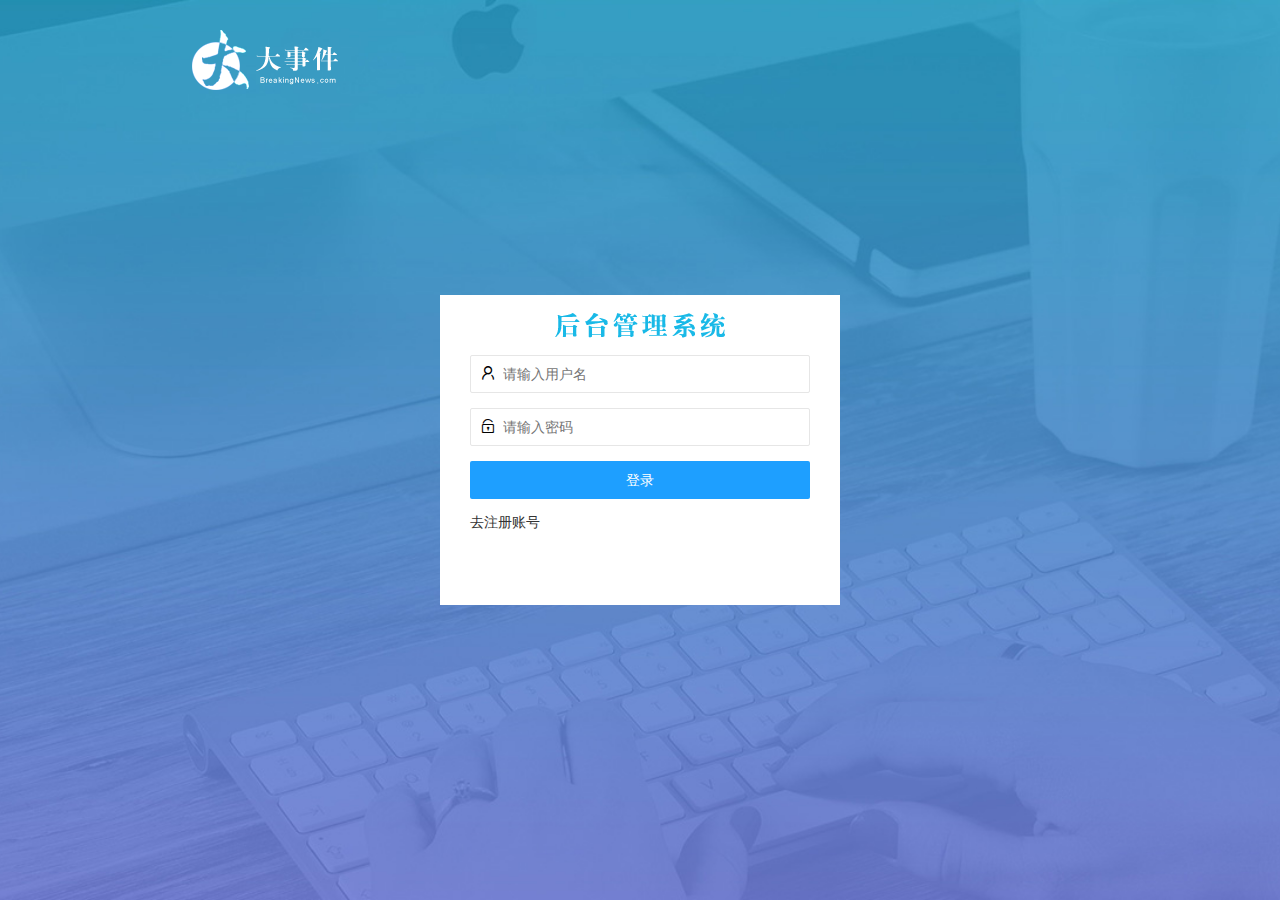
<file: login.html>
<!DOCTYPE html>
<html lang="en">

<head>
    <meta charset="UTF-8">
    <meta http-equiv="X-UA-Compatible" content="IE=edge">
    <meta name="viewport" content="width=device-width, initial-scale=1.0">
    <title>大事件-登录/注册</title>
    <!-- 导入 layui 的 css 样式 -->
    <link rel="stylesheet" href="assets/lib/layui/css/layui.css">
    <link rel="stylesheet" href="assets/css/login.css">
</head>

<body>
    <!-- 头部 logo 部分 -->
    <div class="logo">
        <img src="assets/images/logo.png" alt="">
    </div>
    <!-- 登录注册区域 -->
    <div class="loginAndRegBox">
        <div class="title-box"></div>
        <!-- 登录盒子 -->
        <div class="login-box">
            <form class="layui-form"  id="formLogin">
                <div class="layui-form-item">
                    <i class="layui-icon layui-icon-username"></i>
                    <input type="text" name="username" required lay-verify="required" placeholder="请输入用户名"
                        autocomplete="off" class="layui-input">
                </div>
                <!-- 密码 -->
                <div class="layui-form-item">
                    <i class="layui-icon layui-icon-password"></i>
                    <input type="password" name="password" required lay-verify="required" placeholder="请输入密码"
                        autocomplete="off" class="layui-input">
                </div>
                <!-- 登录按钮 -->
             <div class="layui-form-item">
                 <button class="layui-btn layui-btn-fluid  layui-btn-normal" lay-submit lay-filter="formDemo">登录</button>
             </div>
             <div class="layui-form-item Links">
                 <a href="javascript:;" id="linkReg">去注册账号</a>
             </div>
            </form>
        </div>
        <div class="reg-bxo">
            <form class="layui-form"  id="formReg">
                <div class="layui-form-item">
                    <i class="layui-icon layui-icon-username"></i>
                    <input type="text" name="title" required lay-verify="required" placeholder="请输入用户名"
                        autocomplete="off" class="layui-input reg-name">
                </div>
                <!-- 密码 -->
                <div class="layui-form-item">
                    <i class="layui-icon layui-icon-password"></i>
                    <input type="password" name="password" required lay-verify="required|pwd" placeholder="请输入密码"
                        autocomplete="off" class="layui-input  reg-pwd ">
                </div>
                <div class="layui-form-item">
                    <i class="layui-icon layui-icon-password"></i>
                    <input type="password" name="password" required lay-verify="required|repwd" placeholder="请再次输入密码"
                        autocomplete="off" class="layui-input">
                </div>
                <!-- 登录按钮 -->
             <div class="layui-form-item">
                 <button class="layui-btn layui-btn-fluid  layui-btn-normal" lay-submit lay-filter="formDemo">注册</button>
             </div>
             <div class="layui-form-item Links">
                 <a href="javascript:;" id="linkLogin">去登录</a>
             </div>
            </form>
        </div>
        </div>
    </div>

    <!-- 导入 layui 的 js 代码 -->
    <script src="assets/lib/layui/layui.all.js"></script>
    <script src="assets/lib/jquery.js"></script>
    <script src="assets/js/baseAPl.js"></script>
    <script src="assets/js/login.js"></script>
</body>

</html>
</file>
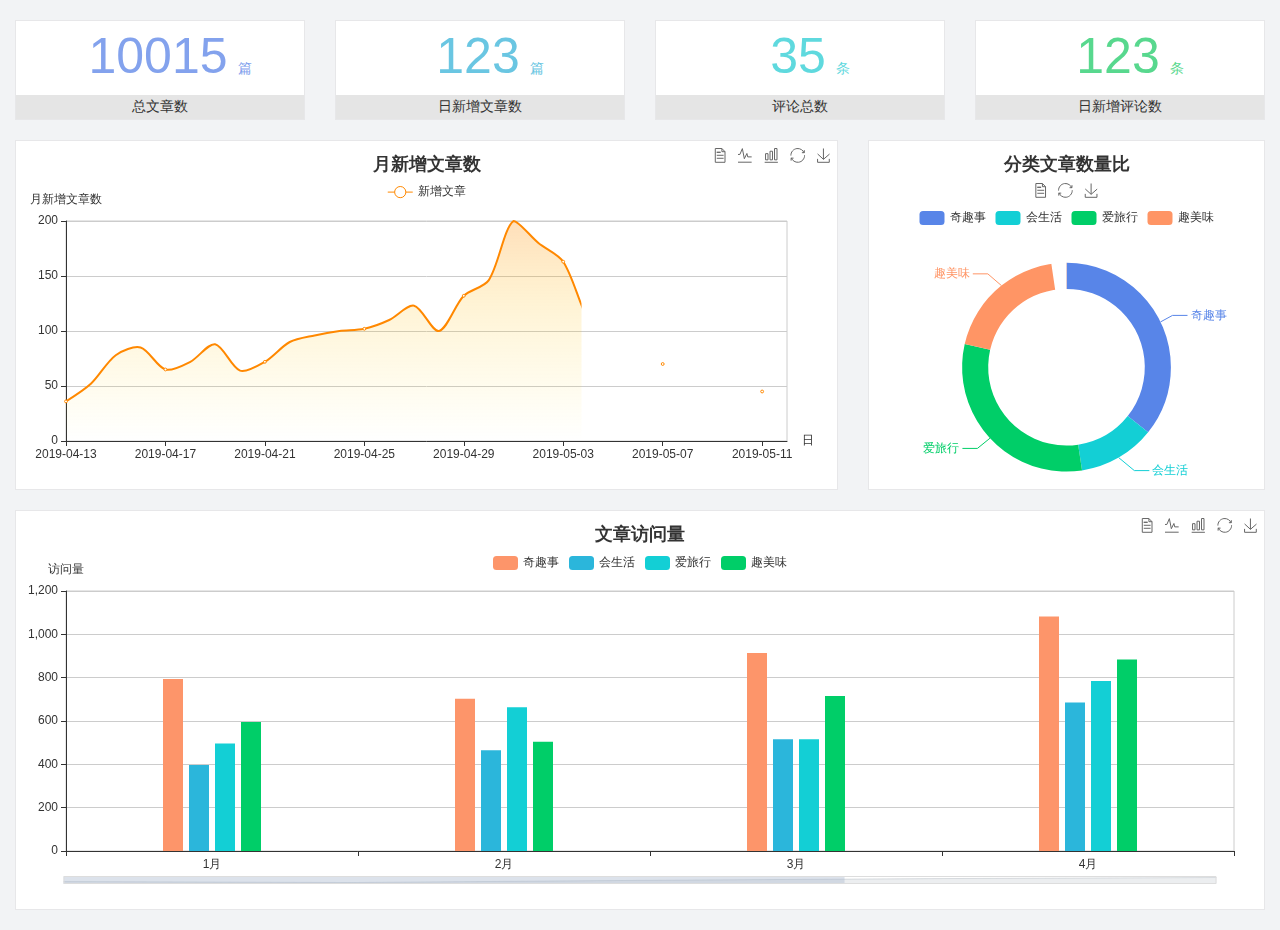
<file: home/dashboard.html>
<!DOCTYPE html>
<html lang="en">

<head>
  <meta charset="UTF-8">
  <meta name="viewport" content="width=device-width, initial-scale=1.0">
  <meta http-equiv="X-UA-Compatible" content="ie=edge">
  <title>图表统计</title>
  <link rel="stylesheet" href="../../assets/lib/bootstrap.css" />
  <link rel="stylesheet" href="../../assets/lib/main.css" />
  <script src="../../assets/lib/jquery.js"></script>
  <script type="text/javascript" src="../../assets/lib/echarts.min.js"></script>
</head>

<body>
  <div class="container-fluid">
    <div class="row spannel_list">
      <div class="col-sm-3 col-xs-6">
        <div class="spannel">
          <em>10015</em><span>篇</span>
          <b>总文章数</b>
        </div>
      </div>
      <div class="col-sm-3 col-xs-6">
        <div class="spannel scolor01">
          <em>123</em><span>篇</span>
          <b>日新增文章数</b>
        </div>
      </div>
      <div class="col-sm-3 col-xs-6">
        <div class="spannel scolor02">
          <em>35</em><span>条</span>
          <b>评论总数</b>
        </div>
      </div>
      <div class="col-sm-3 col-xs-6">
        <div class="spannel scolor03">
          <em>123</em><span>条</span>
          <b>日新增评论数</b>
        </div>
      </div>
    </div>
  </div>

  <div class="container-fluid">
    <div class="row curve-pie">
      <div class="col-lg-8 col-md-8">
        <div class="gragh_pannel" id="curve_show"></div>
      </div>
      <div class="col-lg-4 col-md-4">
        <div class="gragh_pannel" id="pie_show"></div>
      </div>
    </div>
  </div>

  <div class="container-fluid">
    <div class="column_pannel" id="column_show"></div>
  </div>

  <script>
    var oChart = echarts.init(document.getElementById('curve_show'));
    var aList_all = [
      { 'count': 36, 'date': '2019-04-13' },
      { 'count': 52, 'date': '2019-04-14' },
      { 'count': 78, 'date': '2019-04-15' },
      { 'count': 85, 'date': '2019-04-16' },
      { 'count': 65, 'date': '2019-04-17' },
      { 'count': 72, 'date': '2019-04-18' },
      { 'count': 88, 'date': '2019-04-19' },
      { 'count': 64, 'date': '2019-04-20' },
      { 'count': 72, 'date': '2019-04-21' },
      { 'count': 90, 'date': '2019-04-22' },
      { 'count': 96, 'date': '2019-04-23' },
      { 'count': 100, 'date': '2019-04-24' },
      { 'count': 102, 'date': '2019-04-25' },
      { 'count': 110, 'date': '2019-04-26' },
      { 'count': 123, 'date': '2019-04-27' },
      { 'count': 100, 'date': '2019-04-28' },
      { 'count': 132, 'date': '2019-04-29' },
      { 'count': 146, 'date': '2019-04-30' },
      { 'count': 200, 'date': '2019-05-01' },
      { 'count': 180, 'date': '2019-05-02' },
      { 'count': 163, 'date': '2019-05-03' },
      { 'count': 110, 'date': '2019-05-04' },
      { 'count': 80, 'date': '2019-05-05' },
      { 'count': 82, 'date': '2019-05-06' },
      { 'count': 70, 'date': '2019-05-07' },
      { 'count': 65, 'date': '2019-05-08' },
      { 'count': 54, 'date': '2019-05-09' },
      { 'count': 40, 'date': '2019-05-10' },
      { 'count': 45, 'date': '2019-05-11' },
      { 'count': 38, 'date': '2019-05-12' },
    ];

    let aCount = [];
    let aDate = [];

    for (var i = 0; i < aList_all.length; i++) {
      aCount.push(aList_all[i].count);
      aDate.push(aList_all[i].date);
    }

    var chartopt = {
      title: {
        text: '月新增文章数',
        left: 'center',
        top: '10'
      },
      tooltip: {
        trigger: 'axis'
      },
      legend: {
        data: ['新增文章'],
        top: '40'
      },
      toolbox: {
        show: true,
        feature: {
          mark: { show: true },
          dataView: { show: true, readOnly: false },
          magicType: { show: true, type: ['line', 'bar'] },
          restore: { show: true },
          saveAsImage: { show: true }
        }
      },
      calculable: true,
      xAxis: [
        {
          name: '日',
          type: 'category',
          boundaryGap: false,
          data: aDate
        }
      ],
      yAxis: [
        {
          name: '月新增文章数',
          type: 'value'
        }
      ],
      series: [
        {
          name: '新增文章',
          type: 'line',
          smooth: true,
          itemStyle: { normal: { areaStyle: { type: 'default' }, color: '#f80' }, lineStyle: { color: '#f80' } },
          data: aCount
        }],
      areaStyle: {
        normal: {
          color: new echarts.graphic.LinearGradient(0, 0, 0, 1, [{
            offset: 0,
            color: 'rgba(255,136,0,0.39)'
          }, {
            offset: .34,
            color: 'rgba(255,180,0,0.25)'
          }, {
            offset: 1,
            color: 'rgba(255,222,0,0.00)'
          }])

        }
      },
      grid: {
        show: true,
        x: 50,
        x2: 50,
        y: 80,
        height: 220
      }
    };

    oChart.setOption(chartopt);


    var oPie = echarts.init(document.getElementById('pie_show'));
    var oPieopt =
    {
      title: {
        top: 10,
        text: '分类文章数量比',
        x: 'center'
      },
      tooltip: {
        trigger: 'item',
        formatter: "{a} <br/>{b} : {c} ({d}%)"
      },
      color: ['#5885e8', '#13cfd5', '#00ce68', '#ff9565'],
      legend: {
        x: 'center',
        top: 65,
        data: ['奇趣事', '会生活', '爱旅行', '趣美味']
      },
      toolbox: {
        show: true,
        x: 'center',
        top: 35,
        feature: {
          mark: { show: true },
          dataView: { show: true, readOnly: false },
          magicType: {
            show: true,
            type: ['pie', 'funnel'],
            option: {
              funnel: {
                x: '25%',
                width: '50%',
                funnelAlign: 'left',
                max: 1548
              }
            }
          },
          restore: { show: true },
          saveAsImage: { show: true }
        }
      },
      calculable: true,
      series: [
        {
          name: '访问来源',
          type: 'pie',
          radius: ['45%', '60%'],
          center: ['50%', '65%'],
          data: [
            { value: 300, name: '奇趣事' },
            { value: 100, name: '会生活' },
            { value: 260, name: '爱旅行' },
            { value: 180, name: '趣美味' }
          ]
        }
      ]
    };
    oPie.setOption(oPieopt);



    var oColumn = this.echarts.init(document.getElementById('column_show'));
    var oColumnopt =
    {
      title: {
        text: '文章访问量',
        left: 'center',
        top: '10'
      },
      tooltip: {
        trigger: 'axis'
      },
      legend: {
        data: ['奇趣事', '会生活', '爱旅行', '趣美味'],
        top: '40'
      },
      toolbox: {
        show: true,
        feature: {
          mark: { show: true },
          dataView: { show: true, readOnly: false },
          magicType: { show: true, type: ['line', 'bar'] },
          restore: { show: true },
          saveAsImage: { show: true }
        }
      },
      calculable: true,
      xAxis: [
        {
          type: 'category',
          data: ['1月', '2月', '3月', '4月', '5月']
        }
      ],
      yAxis: [
        {
          name: '访问量',
          type: 'value'
        }
      ],
      series: [
        {
          name: '奇趣事',
          type: 'bar',
          barWidth: 20,
          itemStyle: {
            normal: { areaStyle: { type: 'default' }, color: '#fd956a' }
          },
          data: [800, 708, 920, 1090, 1200]
        },
        {
          name: '会生活',
          type: 'bar',
          barWidth: 20,
          itemStyle: {
            normal: { areaStyle: { type: 'default' }, color: '#2bb6db' }
          },
          data: [400, 468, 520, 690, 800]
        },
        {
          name: '爱旅行',
          type: 'bar',
          barWidth: 20,
          itemStyle: {
            normal: { areaStyle: { type: 'default' }, color: '#13cfd5' }
          },
          data: [500, 668, 520, 790, 900]
        },
        {
          name: '趣美味',
          type: 'bar',
          barWidth: 20,
          itemStyle: {
            normal: { areaStyle: { type: 'default' }, color: '#00ce68' }
          },
          data: [600, 508, 720, 890, 1000]
        }
      ],
      grid: {
        show: true,
        x: 50,
        x2: 30,
        y: 80,
        height: 260
      },
      dataZoom: [//给x轴设置滚动条
        {
          start: 0,//默认为0
          end: 100 - 1000 / 31,//默认为100
          type: 'slider',
          show: true,
          xAxisIndex: [0],
          handleSize: 0,//滑动条的 左右2个滑动条的大小
          height: 8,//组件高度
          left: 45, //左边的距离
          right: 50,//右边的距离
          bottom: 26,//右边的距离
          handleColor: '#ddd',//h滑动图标的颜色
          handleStyle: {
            borderColor: "#cacaca",
            borderWidth: "1",
            shadowBlur: 2,
            background: "#ddd",
            shadowColor: "#ddd",
          }
        }]
    };
    oColumn.setOption(oColumnopt);
  </script>
</body>

</html>
</file>
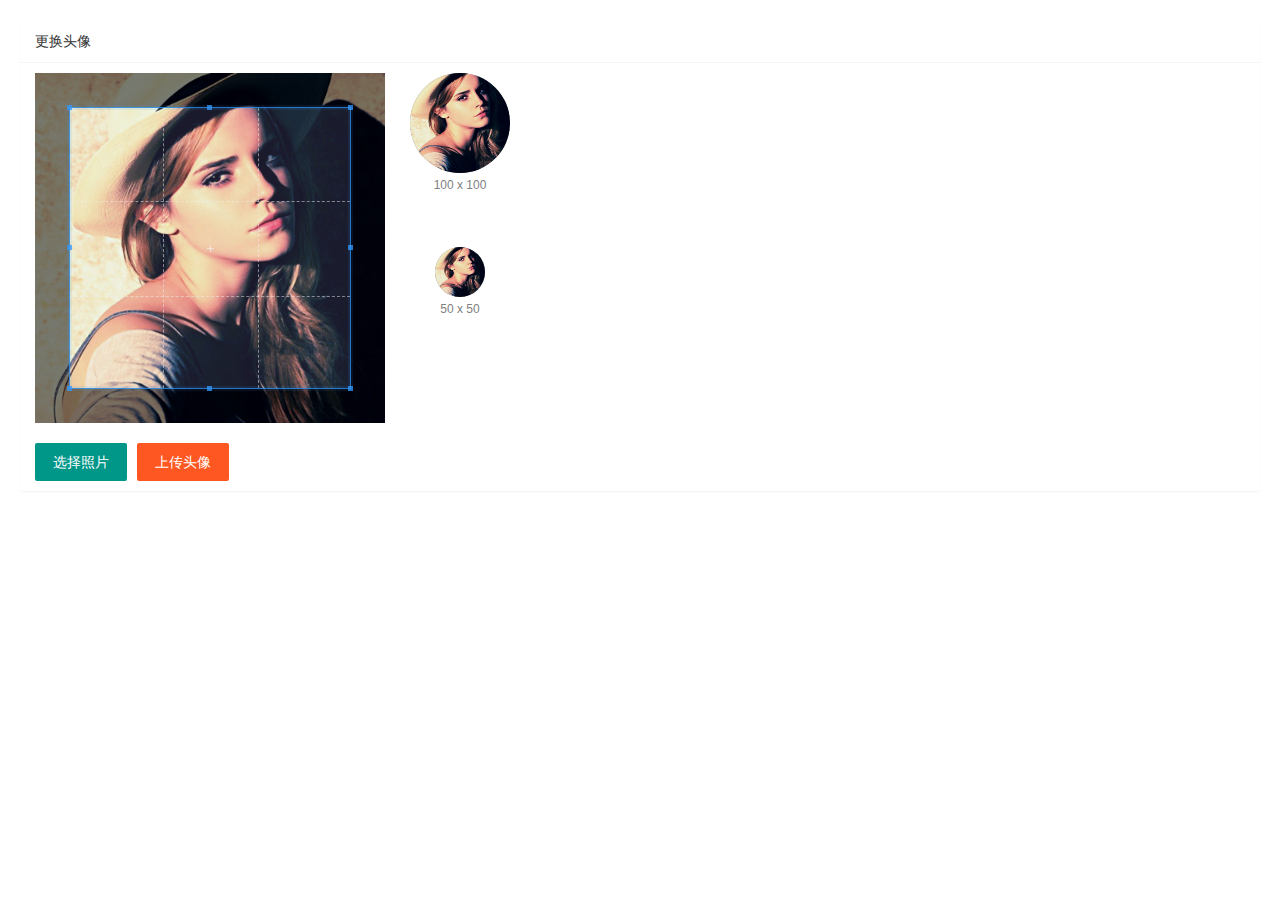
<file: user/user-avatar.html>
<!DOCTYPE html>
<html lang="en">

<head>
    <meta charset="UTF-8">
    <meta http-equiv="X-UA-Compatible" content="IE=edge">
    <meta name="viewport" content="width=device-width, initial-scale=1.0">
    <title>Document</title>
    <link rel="stylesheet" href="../assets/lib/layui/css/layui.css">
    <link rel="stylesheet" href="../assets/lib/cropper/cropper.css" />
    <link rel="stylesheet" href="../assets/css/user-avatar.css">
</head>

<body>
    <div class="layui-card">
        <div class="layui-card-header">更换头像</div>
        <div class="layui-card-body">
            <!-- 第一行的图片裁剪和预览区域 -->
            <div class="row1">
                <!-- 图片裁剪区域 -->
                <div class="cropper-box">
                    <!-- 这个 img 标签很重要，将来会把它初始化为裁剪区域 -->
                    <img id="image" src="/assets/images/sample.jpg" />
                </div>
                <!-- 图片的预览区域 -->
                <div class="preview-box">
                    <div>
                        <!-- 宽高为 100px 的预览区域 -->
                        <div class="img-preview w100"></div>
                        <p class="size">100 x 100</p>
                    </div>
                    <div>
                        <!-- 宽高为 50px 的预览区域 -->
                        <div class="img-preview w50"></div>
                        <p class="size">50 x 50</p>
                    </div>
                </div>
            </div>

            <!-- 第二行的按钮区域 -->
            <div class="row2">
                <input type="file" id="file" accept="image/png,image/jpeg">
                <button type="button" class="layui-btn" id="chooseImage">选择照片</button>
                <button type="button" class="layui-btn layui-btn-danger" id="btnUpload">上传头像</button>
            </div>
        </div>
    </div>
    <script src="../assets/lib/jquery.js"></script>
    <script src="../assets/lib/cropper/Cropper.js"></script>
    <script src="../assets/lib/cropper/jquery-cropper.js"></script>
    <script src="../assets/lib/layui/layui.all.js"></script>
    <script src="../assets/js/baseAPl.js"></script>
    <script src="../assets/js/user-avatar.js"></script>
</body>

</html>
</file>
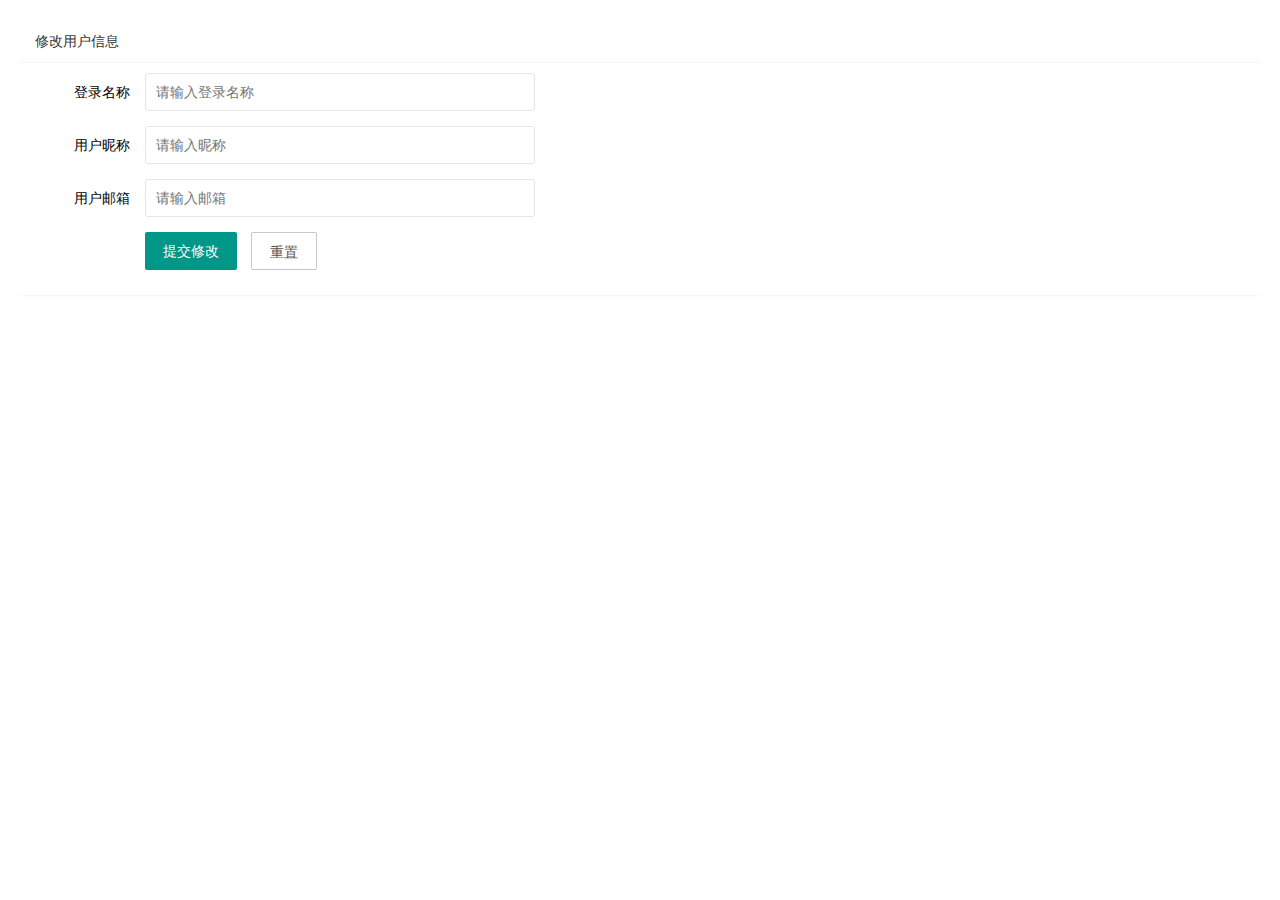
<file: user/user-info.html>
<!DOCTYPE html>
<html lang="en">
<head>
    <meta charset="UTF-8">
    <meta http-equiv="X-UA-Compatible" content="IE=edge">
    <meta name="viewport" content="width=device-width, initial-scale=1.0">
    <title>基本资料</title>
    <link rel="stylesheet" href="../assets/lib/layui/css/layui.css">
    <link rel="stylesheet" href="../assets/css/user-info.css">
</head>
<body>
    <div class="layui-card">
        <div class="layui-card-header">修改用户信息</div>
        <div class="layui-card-body">
            <form class="layui-form" lay-filter="infoFilter">
                <input type="hidden" name="id">
                <!-- 登录名称 -->
                <div class="layui-form-item">
                    <label class="layui-form-label">登录名称</label>
                    <div class="layui-input-block">
                      <input type="text" name="username" required disabled placeholder="请输入登录名称"
                       autocomplete="off" class="layui-input">
                    </div>
                  </div>
                  <!-- 用户昵称 -->
                  <div class="layui-form-item">
                    <label class="layui-form-label">用户昵称</label>
                    <div class="layui-input-block">
                      <input type="text" name="nickname" required  lay-verify="required|nickname"
                       placeholder="请输入昵称" autocomplete="off" class="layui-input">
                    </div>
                  </div>
                  <!-- 用户邮箱 -->
                  <div class="layui-form-item">
                    <label class="layui-form-label">用户邮箱</label>
                    <div class="layui-input-block">
                      <input type="text" name="email" required  lay-verify="email" 
                      placeholder="请输入邮箱" autocomplete="off" class="layui-input">
                    </div>
                  </div>
                  <div class="layui-form-item">
                    <div class="layui-input-block">
                      <button class="layui-btn" lay-submit lay-filter="formDemo">提交修改</button>
                      <button type="reset" class="layui-btn layui-btn-primary" id="btnReset">重置</button>
                    </div>
                  </div>
            </form>
        </div>
      </div>
     
      <script src="../assets/lib/jquery.js"></script>
      <script src="../assets/lib/layui/layui.all.js"></script>
      <script src="../assets/js/baseAPl.js"></script>
      <script src="../assets/js/user-info.js"></script>
</body>
</html>
</file>
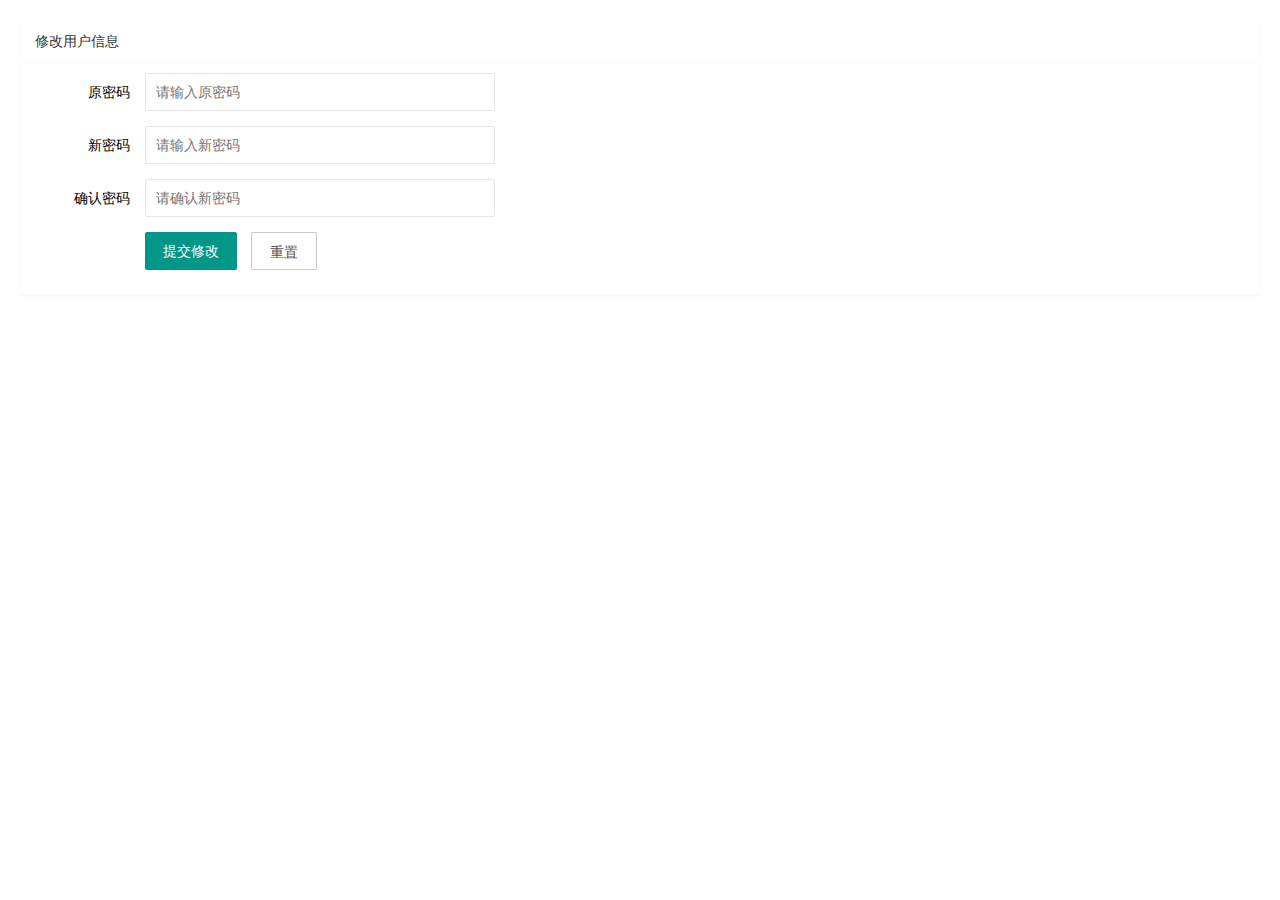
<file: user/user-pwd.html>
<!DOCTYPE html>
<html lang="en">

<head>
    <meta charset="UTF-8">
    <meta http-equiv="X-UA-Compatible" content="IE=edge">
    <meta name="viewport" content="width=device-width, initial-scale=1.0">
    <title>重置密码</title>
    <link rel="stylesheet" href="../assets/css/user-pwd.css">
    <link rel="stylesheet" href="../assets/lib/layui/css/layui.css">
</head>

<body>
    <div class="layui-card">
        <div class="layui-card-header">修改用户信息</div>
        <div class="layui-card-body">
            <form class="layui-form" lay-filter="infoFilter">
                <!-- 登录名称 -->
                <div class="layui-form-item">
                    <label class="layui-form-label">原密码</label>
                    <div class="layui-input-inline">
                        <input type="text" id="width" name="oldPwd" required lay-verify="required|pass"
                            placeholder="请输入原密码" autocomplete="off" class="layui-input ccc">
                    </div>
                </div>
                <!-- 用户昵称 -->
                <div class="layui-form-item">
                    <label class="layui-form-label">新密码</label>
                    <div class="layui-input-inline">
                        <input type="text" id="width" name="newPwd" required lay-verify="required|pass|wsd"
                            placeholder="请输入新密码" autocomplete="off" class="layui-input aaa">
                    </div>
                </div>
                <!-- 用户邮箱 -->
                <div class="layui-form-item">
                    <label class="layui-form-label">确认密码</label>
                    <div class="layui-input-inline">
                        <input type="text" id="width" name="password" required lay-verify="required|pass|password"
                            placeholder="请确认新密码" autocomplete="off" class="layui-input">
                    </div>
                </div>
                <div class="layui-form-item">
                    <div class="layui-input-block">
                        <button class="layui-btn" lay-submit lay-filter="formDemo">提交修改</button>
                        <button type="reset" class="layui-btn layui-btn-primary" id="btnReset">重置</button>
                    </div>
                </div>
            </form>
        </div>
    </div>
    <script src="../assets/lib/jquery.js"></script>
    <script src="../assets/lib/layui/layui.all.js"></script>
    <script src="../assets/js/baseAPl.js"></script>
    <script src="../assets/js/user-pwd.js"></script>
</body>

</html>
</file>
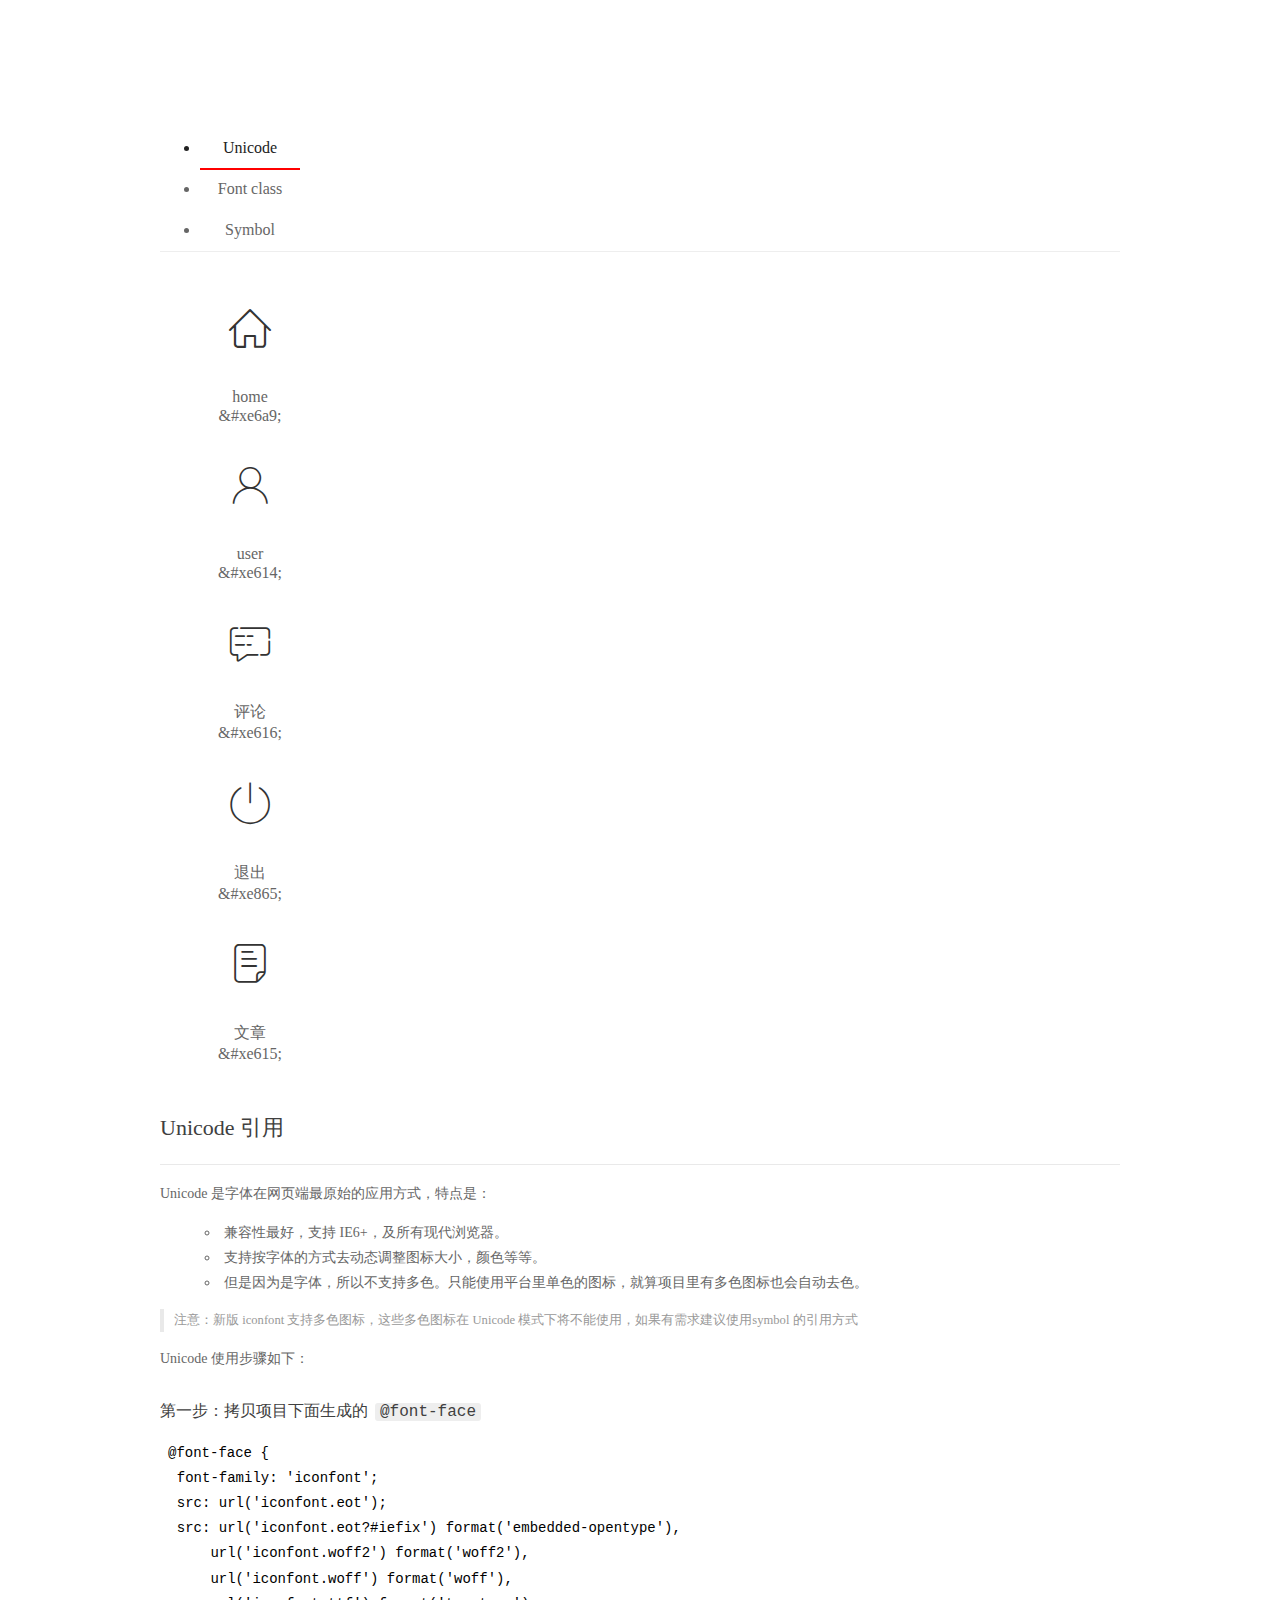
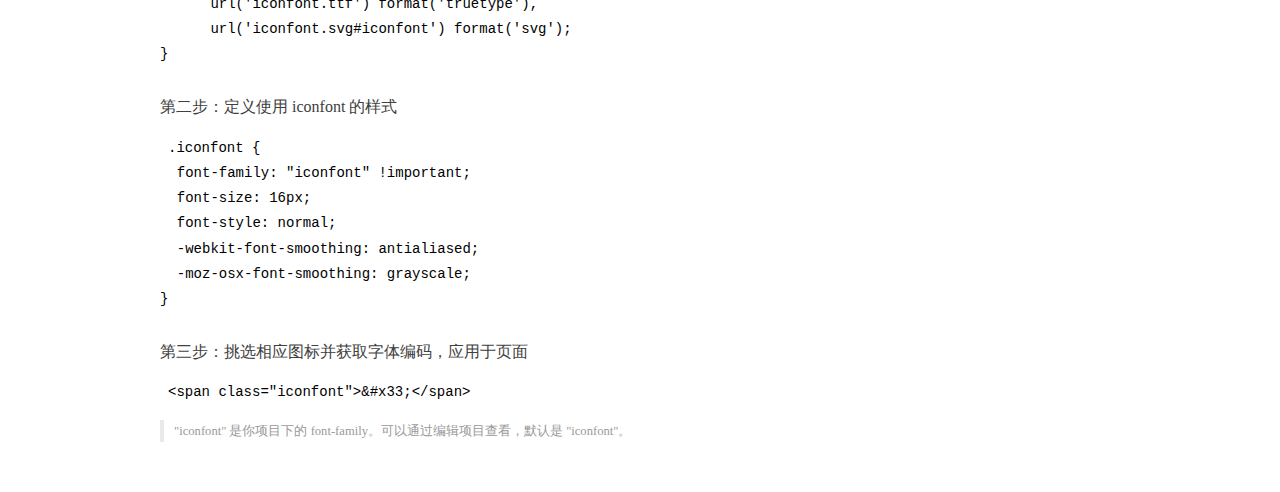
<file: assets/fonts/demo_index.html>
<!DOCTYPE html>
<html>
<head>
  <meta charset="utf-8"/>
  <title>IconFont Demo</title>
  <link rel="shortcut icon" href="https://gtms04.alicdn.com/tps/i4/TB1_oz6GVXXXXaFXpXXJDFnIXXX-64-64.ico" type="image/x-icon"/>
  <link rel="stylesheet" href="https://g.alicdn.com/thx/cube/1.3.2/cube.min.css">
  <link rel="stylesheet" href="demo.css">
  <link rel="stylesheet" href="iconfont.css">
  <script src="iconfont.js"></script>
  <!-- jQuery -->
  <script src="https://a1.alicdn.com/oss/uploads/2018/12/26/7bfddb60-08e8-11e9-9b04-53e73bb6408b.js"></script>
  <!-- 代码高亮 -->
  <script src="https://a1.alicdn.com/oss/uploads/2018/12/26/a3f714d0-08e6-11e9-8a15-ebf944d7534c.js"></script>
</head>
<body>
  <div class="main">
    <h1 class="logo"><a href="https://www.iconfont.cn/" title="iconfont 首页" target="_blank">&#xe86b;</a></h1>
    <div class="nav-tabs">
      <ul id="tabs" class="dib-box">
        <li class="dib active"><span>Unicode</span></li>
        <li class="dib"><span>Font class</span></li>
        <li class="dib"><span>Symbol</span></li>
      </ul>
      
    </div>
    <div class="tab-container">
      <div class="content unicode" style="display: block;">
          <ul class="icon_lists dib-box">
          
            <li class="dib">
              <span class="icon iconfont">&#xe6a9;</span>
                <div class="name">home</div>
                <div class="code-name">&amp;#xe6a9;</div>
              </li>
          
            <li class="dib">
              <span class="icon iconfont">&#xe614;</span>
                <div class="name">user</div>
                <div class="code-name">&amp;#xe614;</div>
              </li>
          
            <li class="dib">
              <span class="icon iconfont">&#xe616;</span>
                <div class="name">评论</div>
                <div class="code-name">&amp;#xe616;</div>
              </li>
          
            <li class="dib">
              <span class="icon iconfont">&#xe865;</span>
                <div class="name">退出</div>
                <div class="code-name">&amp;#xe865;</div>
              </li>
          
            <li class="dib">
              <span class="icon iconfont">&#xe615;</span>
                <div class="name">文章</div>
                <div class="code-name">&amp;#xe615;</div>
              </li>
          
          </ul>
          <div class="article markdown">
          <h2 id="unicode-">Unicode 引用</h2>
          <hr>

          <p>Unicode 是字体在网页端最原始的应用方式，特点是：</p>
          <ul>
            <li>兼容性最好，支持 IE6+，及所有现代浏览器。</li>
            <li>支持按字体的方式去动态调整图标大小，颜色等等。</li>
            <li>但是因为是字体，所以不支持多色。只能使用平台里单色的图标，就算项目里有多色图标也会自动去色。</li>
          </ul>
          <blockquote>
            <p>注意：新版 iconfont 支持多色图标，这些多色图标在 Unicode 模式下将不能使用，如果有需求建议使用symbol 的引用方式</p>
          </blockquote>
          <p>Unicode 使用步骤如下：</p>
          <h3 id="-font-face">第一步：拷贝项目下面生成的 <code>@font-face</code></h3>
<pre><code class="language-css"
>@font-face {
  font-family: 'iconfont';
  src: url('iconfont.eot');
  src: url('iconfont.eot?#iefix') format('embedded-opentype'),
      url('iconfont.woff2') format('woff2'),
      url('iconfont.woff') format('woff'),
      url('iconfont.ttf') format('truetype'),
      url('iconfont.svg#iconfont') format('svg');
}
</code></pre>
          <h3 id="-iconfont-">第二步：定义使用 iconfont 的样式</h3>
<pre><code class="language-css"
>.iconfont {
  font-family: "iconfont" !important;
  font-size: 16px;
  font-style: normal;
  -webkit-font-smoothing: antialiased;
  -moz-osx-font-smoothing: grayscale;
}
</code></pre>
          <h3 id="-">第三步：挑选相应图标并获取字体编码，应用于页面</h3>
<pre>
<code class="language-html"
>&lt;span class="iconfont"&gt;&amp;#x33;&lt;/span&gt;
</code></pre>
          <blockquote>
            <p>"iconfont" 是你项目下的 font-family。可以通过编辑项目查看，默认是 "iconfont"。</p>
          </blockquote>
          </div>
      </div>
      <div class="content font-class">
        <ul class="icon_lists dib-box">
          
          <li class="dib">
            <span class="icon iconfont icon-home"></span>
            <div class="name">
              home
            </div>
            <div class="code-name">.icon-home
            </div>
          </li>
          
          <li class="dib">
            <span class="icon iconfont icon-user"></span>
            <div class="name">
              user
            </div>
            <div class="code-name">.icon-user
            </div>
          </li>
          
          <li class="dib">
            <span class="icon iconfont icon-pinglun"></span>
            <div class="name">
              评论
            </div>
            <div class="code-name">.icon-pinglun
            </div>
          </li>
          
          <li class="dib">
            <span class="icon iconfont icon-tuichu"></span>
            <div class="name">
              退出
            </div>
            <div class="code-name">.icon-tuichu
            </div>
          </li>
          
          <li class="dib">
            <span class="icon iconfont icon-16"></span>
            <div class="name">
              文章
            </div>
            <div class="code-name">.icon-16
            </div>
          </li>
          
        </ul>
        <div class="article markdown">
        <h2 id="font-class-">font-class 引用</h2>
        <hr>

        <p>font-class 是 Unicode 使用方式的一种变种，主要是解决 Unicode 书写不直观，语意不明确的问题。</p>
        <p>与 Unicode 使用方式相比，具有如下特点：</p>
        <ul>
          <li>兼容性良好，支持 IE8+，及所有现代浏览器。</li>
          <li>相比于 Unicode 语意明确，书写更直观。可以很容易分辨这个 icon 是什么。</li>
          <li>因为使用 class 来定义图标，所以当要替换图标时，只需要修改 class 里面的 Unicode 引用。</li>
          <li>不过因为本质上还是使用的字体，所以多色图标还是不支持的。</li>
        </ul>
        <p>使用步骤如下：</p>
        <h3 id="-fontclass-">第一步：引入项目下面生成的 fontclass 代码：</h3>
<pre><code class="language-html">&lt;link rel="stylesheet" href="./iconfont.css"&gt;
</code></pre>
        <h3 id="-">第二步：挑选相应图标并获取类名，应用于页面：</h3>
<pre><code class="language-html">&lt;span class="iconfont icon-xxx"&gt;&lt;/span&gt;
</code></pre>
        <blockquote>
          <p>"
            iconfont" 是你项目下的 font-family。可以通过编辑项目查看，默认是 "iconfont"。</p>
        </blockquote>
      </div>
      </div>
      <div class="content symbol">
          <ul class="icon_lists dib-box">
          
            <li class="dib">
                <svg class="icon svg-icon" aria-hidden="true">
                  <use xlink:href="#icon-home"></use>
                </svg>
                <div class="name">home</div>
                <div class="code-name">#icon-home</div>
            </li>
          
            <li class="dib">
                <svg class="icon svg-icon" aria-hidden="true">
                  <use xlink:href="#icon-user"></use>
                </svg>
                <div class="name">user</div>
                <div class="code-name">#icon-user</div>
            </li>
          
            <li class="dib">
                <svg class="icon svg-icon" aria-hidden="true">
                  <use xlink:href="#icon-pinglun"></use>
                </svg>
                <div class="name">评论</div>
                <div class="code-name">#icon-pinglun</div>
            </li>
          
            <li class="dib">
                <svg class="icon svg-icon" aria-hidden="true">
                  <use xlink:href="#icon-tuichu"></use>
                </svg>
                <div class="name">退出</div>
                <div class="code-name">#icon-tuichu</div>
            </li>
          
            <li class="dib">
                <svg class="icon svg-icon" aria-hidden="true">
                  <use xlink:href="#icon-16"></use>
                </svg>
                <div class="name">文章</div>
                <div class="code-name">#icon-16</div>
            </li>
          
          </ul>
          <div class="article markdown">
          <h2 id="symbol-">Symbol 引用</h2>
          <hr>

          <p>这是一种全新的使用方式，应该说这才是未来的主流，也是平台目前推荐的用法。相关介绍可以参考这篇<a href="">文章</a>
            这种用法其实是做了一个 SVG 的集合，与另外两种相比具有如下特点：</p>
          <ul>
            <li>支持多色图标了，不再受单色限制。</li>
            <li>通过一些技巧，支持像字体那样，通过 <code>font-size</code>, <code>color</code> 来调整样式。</li>
            <li>兼容性较差，支持 IE9+，及现代浏览器。</li>
            <li>浏览器渲染 SVG 的性能一般，还不如 png。</li>
          </ul>
          <p>使用步骤如下：</p>
          <h3 id="-symbol-">第一步：引入项目下面生成的 symbol 代码：</h3>
<pre><code class="language-html">&lt;script src="./iconfont.js"&gt;&lt;/script&gt;
</code></pre>
          <h3 id="-css-">第二步：加入通用 CSS 代码（引入一次就行）：</h3>
<pre><code class="language-html">&lt;style&gt;
.icon {
  width: 1em;
  height: 1em;
  vertical-align: -0.15em;
  fill: currentColor;
  overflow: hidden;
}
&lt;/style&gt;
</code></pre>
          <h3 id="-">第三步：挑选相应图标并获取类名，应用于页面：</h3>
<pre><code class="language-html">&lt;svg class="icon" aria-hidden="true"&gt;
  &lt;use xlink:href="#icon-xxx"&gt;&lt;/use&gt;
&lt;/svg&gt;
</code></pre>
          </div>
      </div>

    </div>
  </div>
  <script>
  $(document).ready(function () {
      $('.tab-container .content:first').show()

      $('#tabs li').click(function (e) {
        var tabContent = $('.tab-container .content')
        var index = $(this).index()

        if ($(this).hasClass('active')) {
          return
        } else {
          $('#tabs li').removeClass('active')
          $(this).addClass('active')

          tabContent.hide().eq(index).fadeIn()
        }
      })
    })
  </script>
</body>
</html>
</file>
<file: assets/lib/layui/css/layui.css>
/** layui-v2.5.5 MIT License By https://www.layui.com */
 .layui-inline,img{display:inline-block;vertical-align:middle}h1,h2,h3,h4,h5,h6{font-weight:400}.layui-edge,.layui-header,.layui-inline,.layui-main{position:relative}.layui-body,.layui-edge,.layui-elip{overflow:hidden}.layui-btn,.layui-edge,.layui-inline,img{vertical-align:middle}.layui-btn,.layui-disabled,.layui-icon,.layui-unselect{-moz-user-select:none;-webkit-user-select:none;-ms-user-select:none}.layui-elip,.layui-form-checkbox span,.layui-form-pane .layui-form-label{text-overflow:ellipsis;white-space:nowrap}.layui-breadcrumb,.layui-tree-btnGroup{visibility:hidden}blockquote,body,button,dd,div,dl,dt,form,h1,h2,h3,h4,h5,h6,input,li,ol,p,pre,td,textarea,th,ul{margin:0;padding:0;-webkit-tap-highlight-color:rgba(0,0,0,0)}a:active,a:hover{outline:0}img{border:none}li{list-style:none}table{border-collapse:collapse;border-spacing:0}h4,h5,h6{font-size:100%}button,input,optgroup,option,select,textarea{font-family:inherit;font-size:inherit;font-style:inherit;font-weight:inherit;outline:0}pre{white-space:pre-wrap;white-space:-moz-pre-wrap;white-space:-pre-wrap;white-space:-o-pre-wrap;word-wrap:break-word}body{line-height:24px;font:14px Helvetica Neue,Helvetica,PingFang SC,Tahoma,Arial,sans-serif}hr{height:1px;margin:10px 0;border:0;clear:both}a{color:#333;text-decoration:none}a:hover{color:#777}a cite{font-style:normal;*cursor:pointer}.layui-border-box,.layui-border-box *{box-sizing:border-box}.layui-box,.layui-box *{box-sizing:content-box}.layui-clear{clear:both;*zoom:1}.layui-clear:after{content:'\20';clear:both;*zoom:1;display:block;height:0}.layui-inline{*display:inline;*zoom:1}.layui-edge{display:inline-block;width:0;height:0;border-width:6px;border-style:dashed;border-color:transparent}.layui-edge-top{top:-4px;border-bottom-color:#999;border-bottom-style:solid}.layui-edge-right{border-left-color:#999;border-left-style:solid}.layui-edge-bottom{top:2px;border-top-color:#999;border-top-style:solid}.layui-edge-left{border-right-color:#999;border-right-style:solid}.layui-disabled,.layui-disabled:hover{color:#d2d2d2!important;cursor:not-allowed!important}.layui-circle{border-radius:100%}.layui-show{display:block!important}.layui-hide{display:none!important}@font-face{font-family:layui-icon;src:url(../font/iconfont.eot?v=250);src:url(../font/iconfont.eot?v=250#iefix) format('embedded-opentype'),url(../font/iconfont.woff2?v=250) format('woff2'),url(../font/iconfont.woff?v=250) format('woff'),url(../font/iconfont.ttf?v=250) format('truetype'),url(../font/iconfont.svg?v=250#layui-icon) format('svg')}.layui-icon{font-family:layui-icon!important;font-size:16px;font-style:normal;-webkit-font-smoothing:antialiased;-moz-osx-font-smoothing:grayscale}.layui-icon-reply-fill:before{content:"\e611"}.layui-icon-set-fill:before{content:"\e614"}.layui-icon-menu-fill:before{content:"\e60f"}.layui-icon-search:before{content:"\e615"}.layui-icon-share:before{content:"\e641"}.layui-icon-set-sm:before{content:"\e620"}.layui-icon-engine:before{content:"\e628"}.layui-icon-close:before{content:"\1006"}.layui-icon-close-fill:before{content:"\1007"}.layui-icon-chart-screen:before{content:"\e629"}.layui-icon-star:before{content:"\e600"}.layui-icon-circle-dot:before{content:"\e617"}.layui-icon-chat:before{content:"\e606"}.layui-icon-release:before{content:"\e609"}.layui-icon-list:before{content:"\e60a"}.layui-icon-chart:before{content:"\e62c"}.layui-icon-ok-circle:before{content:"\1005"}.layui-icon-layim-theme:before{content:"\e61b"}.layui-icon-table:before{content:"\e62d"}.layui-icon-right:before{content:"\e602"}.layui-icon-left:before{content:"\e603"}.layui-icon-cart-simple:before{content:"\e698"}.layui-icon-face-cry:before{content:"\e69c"}.layui-icon-face-smile:before{content:"\e6af"}.layui-icon-survey:before{content:"\e6b2"}.layui-icon-tree:before{content:"\e62e"}.layui-icon-upload-circle:before{content:"\e62f"}.layui-icon-add-circle:before{content:"\e61f"}.layui-icon-download-circle:before{content:"\e601"}.layui-icon-templeate-1:before{content:"\e630"}.layui-icon-util:before{content:"\e631"}.layui-icon-face-surprised:before{content:"\e664"}.layui-icon-edit:before{content:"\e642"}.layui-icon-speaker:before{content:"\e645"}.layui-icon-down:before{content:"\e61a"}.layui-icon-file:before{content:"\e621"}.layui-icon-layouts:before{content:"\e632"}.layui-icon-rate-half:before{content:"\e6c9"}.layui-icon-add-circle-fine:before{content:"\e608"}.layui-icon-prev-circle:before{content:"\e633"}.layui-icon-read:before{content:"\e705"}.layui-icon-404:before{content:"\e61c"}.layui-icon-carousel:before{content:"\e634"}.layui-icon-help:before{content:"\e607"}.layui-icon-code-circle:before{content:"\e635"}.layui-icon-water:before{content:"\e636"}.layui-icon-username:before{content:"\e66f"}.layui-icon-find-fill:before{content:"\e670"}.layui-icon-about:before{content:"\e60b"}.layui-icon-location:before{content:"\e715"}.layui-icon-up:before{content:"\e619"}.layui-icon-pause:before{content:"\e651"}.layui-icon-date:before{content:"\e637"}.layui-icon-layim-uploadfile:before{content:"\e61d"}.layui-icon-delete:before{content:"\e640"}.layui-icon-play:before{content:"\e652"}.layui-icon-top:before{content:"\e604"}.layui-icon-friends:before{content:"\e612"}.layui-icon-refresh-3:before{content:"\e9aa"}.layui-icon-ok:before{content:"\e605"}.layui-icon-layer:before{content:"\e638"}.layui-icon-face-smile-fine:before{content:"\e60c"}.layui-icon-dollar:before{content:"\e659"}.layui-icon-group:before{content:"\e613"}.layui-icon-layim-download:before{content:"\e61e"}.layui-icon-picture-fine:before{content:"\e60d"}.layui-icon-link:before{content:"\e64c"}.layui-icon-diamond:before{content:"\e735"}.layui-icon-log:before{content:"\e60e"}.layui-icon-rate-solid:before{content:"\e67a"}.layui-icon-fonts-del:before{content:"\e64f"}.layui-icon-unlink:before{content:"\e64d"}.layui-icon-fonts-clear:before{content:"\e639"}.layui-icon-triangle-r:before{content:"\e623"}.layui-icon-circle:before{content:"\e63f"}.layui-icon-radio:before{content:"\e643"}.layui-icon-align-center:before{content:"\e647"}.layui-icon-align-right:before{content:"\e648"}.layui-icon-align-left:before{content:"\e649"}.layui-icon-loading-1:before{content:"\e63e"}.layui-icon-return:before{content:"\e65c"}.layui-icon-fonts-strong:before{content:"\e62b"}.layui-icon-upload:before{content:"\e67c"}.layui-icon-dialogue:before{content:"\e63a"}.layui-icon-video:before{content:"\e6ed"}.layui-icon-headset:before{content:"\e6fc"}.layui-icon-cellphone-fine:before{content:"\e63b"}.layui-icon-add-1:before{content:"\e654"}.layui-icon-face-smile-b:before{content:"\e650"}.layui-icon-fonts-html:before{content:"\e64b"}.layui-icon-form:before{content:"\e63c"}.layui-icon-cart:before{content:"\e657"}.layui-icon-camera-fill:before{content:"\e65d"}.layui-icon-tabs:before{content:"\e62a"}.layui-icon-fonts-code:before{content:"\e64e"}.layui-icon-fire:before{content:"\e756"}.layui-icon-set:before{content:"\e716"}.layui-icon-fonts-u:before{content:"\e646"}.layui-icon-triangle-d:before{content:"\e625"}.layui-icon-tips:before{content:"\e702"}.layui-icon-picture:before{content:"\e64a"}.layui-icon-more-vertical:before{content:"\e671"}.layui-icon-flag:before{content:"\e66c"}.layui-icon-loading:before{content:"\e63d"}.layui-icon-fonts-i:before{content:"\e644"}.layui-icon-refresh-1:before{content:"\e666"}.layui-icon-rmb:before{content:"\e65e"}.layui-icon-home:before{content:"\e68e"}.layui-icon-user:before{content:"\e770"}.layui-icon-notice:before{content:"\e667"}.layui-icon-login-weibo:before{content:"\e675"}.layui-icon-voice:before{content:"\e688"}.layui-icon-upload-drag:before{content:"\e681"}.layui-icon-login-qq:before{content:"\e676"}.layui-icon-snowflake:before{content:"\e6b1"}.layui-icon-file-b:before{content:"\e655"}.layui-icon-template:before{content:"\e663"}.layui-icon-auz:before{content:"\e672"}.layui-icon-console:before{content:"\e665"}.layui-icon-app:before{content:"\e653"}.layui-icon-prev:before{content:"\e65a"}.layui-icon-website:before{content:"\e7ae"}.layui-icon-next:before{content:"\e65b"}.layui-icon-component:before{content:"\e857"}.layui-icon-more:before{content:"\e65f"}.layui-icon-login-wechat:before{content:"\e677"}.layui-icon-shrink-right:before{content:"\e668"}.layui-icon-spread-left:before{content:"\e66b"}.layui-icon-camera:before{content:"\e660"}.layui-icon-note:before{content:"\e66e"}.layui-icon-refresh:before{content:"\e669"}.layui-icon-female:before{content:"\e661"}.layui-icon-male:before{content:"\e662"}.layui-icon-password:before{content:"\e673"}.layui-icon-senior:before{content:"\e674"}.layui-icon-theme:before{content:"\e66a"}.layui-icon-tread:before{content:"\e6c5"}.layui-icon-praise:before{content:"\e6c6"}.layui-icon-star-fill:before{content:"\e658"}.layui-icon-rate:before{content:"\e67b"}.layui-icon-template-1:before{content:"\e656"}.layui-icon-vercode:before{content:"\e679"}.layui-icon-cellphone:before{content:"\e678"}.layui-icon-screen-full:before{content:"\e622"}.layui-icon-screen-restore:before{content:"\e758"}.layui-icon-cols:before{content:"\e610"}.layui-icon-export:before{content:"\e67d"}.layui-icon-print:before{content:"\e66d"}.layui-icon-slider:before{content:"\e714"}.layui-icon-addition:before{content:"\e624"}.layui-icon-subtraction:before{content:"\e67e"}.layui-icon-service:before{content:"\e626"}.layui-icon-transfer:before{content:"\e691"}.layui-main{width:1140px;margin:0 auto}.layui-header{z-index:1000;height:60px}.layui-header a:hover{transition:all .5s;-webkit-transition:all .5s}.layui-side{position:fixed;left:0;top:0;bottom:0;z-index:999;width:200px;overflow-x:hidden}.layui-side-scroll{position:relative;width:220px;height:100%;overflow-x:hidden}.layui-body{position:absolute;left:200px;right:0;top:0;bottom:0;z-index:998;width:auto;overflow-y:auto;box-sizing:border-box}.layui-layout-body{overflow:hidden}.layui-layout-admin .layui-header{background-color:#23262E}.layui-layout-admin .layui-side{top:60px;width:200px;overflow-x:hidden}.layui-layout-admin .layui-body{position:fixed;top:60px;bottom:44px}.layui-layout-admin .layui-main{width:auto;margin:0 15px}.layui-layout-admin .layui-footer{position:fixed;left:200px;right:0;bottom:0;height:44px;line-height:44px;padding:0 15px;background-color:#eee}.layui-layout-admin .layui-logo{position:absolute;left:0;top:0;width:200px;height:100%;line-height:60px;text-align:center;color:#009688;font-size:16px}.layui-layout-admin .layui-header .layui-nav{background:0 0}.layui-layout-left{position:absolute!important;left:200px;top:0}.layui-layout-right{position:absolute!important;right:0;top:0}.layui-container{position:relative;margin:0 auto;padding:0 15px;box-sizing:border-box}.layui-fluid{position:relative;margin:0 auto;padding:0 15px}.layui-row:after,.layui-row:before{content:'';display:block;clear:both}.layui-col-lg1,.layui-col-lg10,.layui-col-lg11,.layui-col-lg12,.layui-col-lg2,.layui-col-lg3,.layui-col-lg4,.layui-col-lg5,.layui-col-lg6,.layui-col-lg7,.layui-col-lg8,.layui-col-lg9,.layui-col-md1,.layui-col-md10,.layui-col-md11,.layui-col-md12,.layui-col-md2,.layui-col-md3,.layui-col-md4,.layui-col-md5,.layui-col-md6,.layui-col-md7,.layui-col-md8,.layui-col-md9,.layui-col-sm1,.layui-col-sm10,.layui-col-sm11,.layui-col-sm12,.layui-col-sm2,.layui-col-sm3,.layui-col-sm4,.layui-col-sm5,.layui-col-sm6,.layui-col-sm7,.layui-col-sm8,.layui-col-sm9,.layui-col-xs1,.layui-col-xs10,.layui-col-xs11,.layui-col-xs12,.layui-col-xs2,.layui-col-xs3,.layui-col-xs4,.layui-col-xs5,.layui-col-xs6,.layui-col-xs7,.layui-col-xs8,.layui-col-xs9{position:relative;display:block;box-sizing:border-box}.layui-col-xs1,.layui-col-xs10,.layui-col-xs11,.layui-col-xs12,.layui-col-xs2,.layui-col-xs3,.layui-col-xs4,.layui-col-xs5,.layui-col-xs6,.layui-col-xs7,.layui-col-xs8,.layui-col-xs9{float:left}.layui-col-xs1{width:8.33333333%}.layui-col-xs2{width:16.66666667%}.layui-col-xs3{width:25%}.layui-col-xs4{width:33.33333333%}.layui-col-xs5{width:41.66666667%}.layui-col-xs6{width:50%}.layui-col-xs7{width:58.33333333%}.layui-col-xs8{width:66.66666667%}.layui-col-xs9{width:75%}.layui-col-xs10{width:83.33333333%}.layui-col-xs11{width:91.66666667%}.layui-col-xs12{width:100%}.layui-col-xs-offset1{margin-left:8.33333333%}.layui-col-xs-offset2{margin-left:16.66666667%}.layui-col-xs-offset3{margin-left:25%}.layui-col-xs-offset4{margin-left:33.33333333%}.layui-col-xs-offset5{margin-left:41.66666667%}.layui-col-xs-offset6{margin-left:50%}.layui-col-xs-offset7{margin-left:58.33333333%}.layui-col-xs-offset8{margin-left:66.66666667%}.layui-col-xs-offset9{margin-left:75%}.layui-col-xs-offset10{margin-left:83.33333333%}.layui-col-xs-offset11{margin-left:91.66666667%}.layui-col-xs-offset12{margin-left:100%}@media screen and (max-width:768px){.layui-hide-xs{display:none!important}.layui-show-xs-block{display:block!important}.layui-show-xs-inline{display:inline!important}.layui-show-xs-inline-block{display:inline-block!important}}@media screen and (min-width:768px){.layui-container{width:750px}.layui-hide-sm{display:none!important}.layui-show-sm-block{display:block!important}.layui-show-sm-inline{display:inline!important}.layui-show-sm-inline-block{display:inline-block!important}.layui-col-sm1,.layui-col-sm10,.layui-col-sm11,.layui-col-sm12,.layui-col-sm2,.layui-col-sm3,.layui-col-sm4,.layui-col-sm5,.layui-col-sm6,.layui-col-sm7,.layui-col-sm8,.layui-col-sm9{float:left}.layui-col-sm1{width:8.33333333%}.layui-col-sm2{width:16.66666667%}.layui-col-sm3{width:25%}.layui-col-sm4{width:33.33333333%}.layui-col-sm5{width:41.66666667%}.layui-col-sm6{width:50%}.layui-col-sm7{width:58.33333333%}.layui-col-sm8{width:66.66666667%}.layui-col-sm9{width:75%}.layui-col-sm10{width:83.33333333%}.layui-col-sm11{width:91.66666667%}.layui-col-sm12{width:100%}.layui-col-sm-offset1{margin-left:8.33333333%}.layui-col-sm-offset2{margin-left:16.66666667%}.layui-col-sm-offset3{margin-left:25%}.layui-col-sm-offset4{margin-left:33.33333333%}.layui-col-sm-offset5{margin-left:41.66666667%}.layui-col-sm-offset6{margin-left:50%}.layui-col-sm-offset7{margin-left:58.33333333%}.layui-col-sm-offset8{margin-left:66.66666667%}.layui-col-sm-offset9{margin-left:75%}.layui-col-sm-offset10{margin-left:83.33333333%}.layui-col-sm-offset11{margin-left:91.66666667%}.layui-col-sm-offset12{margin-left:100%}}@media screen and (min-width:992px){.layui-container{width:970px}.layui-hide-md{display:none!important}.layui-show-md-block{display:block!important}.layui-show-md-inline{display:inline!important}.layui-show-md-inline-block{display:inline-block!important}.layui-col-md1,.layui-col-md10,.layui-col-md11,.layui-col-md12,.layui-col-md2,.layui-col-md3,.layui-col-md4,.layui-col-md5,.layui-col-md6,.layui-col-md7,.layui-col-md8,.layui-col-md9{float:left}.layui-col-md1{width:8.33333333%}.layui-col-md2{width:16.66666667%}.layui-col-md3{width:25%}.layui-col-md4{width:33.33333333%}.layui-col-md5{width:41.66666667%}.layui-col-md6{width:50%}.layui-col-md7{width:58.33333333%}.layui-col-md8{width:66.66666667%}.layui-col-md9{width:75%}.layui-col-md10{width:83.33333333%}.layui-col-md11{width:91.66666667%}.layui-col-md12{width:100%}.layui-col-md-offset1{margin-left:8.33333333%}.layui-col-md-offset2{margin-left:16.66666667%}.layui-col-md-offset3{margin-left:25%}.layui-col-md-offset4{margin-left:33.33333333%}.layui-col-md-offset5{margin-left:41.66666667%}.layui-col-md-offset6{margin-left:50%}.layui-col-md-offset7{margin-left:58.33333333%}.layui-col-md-offset8{margin-left:66.66666667%}.layui-col-md-offset9{margin-left:75%}.layui-col-md-offset10{margin-left:83.33333333%}.layui-col-md-offset11{margin-left:91.66666667%}.layui-col-md-offset12{margin-left:100%}}@media screen and (min-width:1200px){.layui-container{width:1170px}.layui-hide-lg{display:none!important}.layui-show-lg-block{display:block!important}.layui-show-lg-inline{display:inline!important}.layui-show-lg-inline-block{display:inline-block!important}.layui-col-lg1,.layui-col-lg10,.layui-col-lg11,.layui-col-lg12,.layui-col-lg2,.layui-col-lg3,.layui-col-lg4,.layui-col-lg5,.layui-col-lg6,.layui-col-lg7,.layui-col-lg8,.layui-col-lg9{float:left}.layui-col-lg1{width:8.33333333%}.layui-col-lg2{width:16.66666667%}.layui-col-lg3{width:25%}.layui-col-lg4{width:33.33333333%}.layui-col-lg5{width:41.66666667%}.layui-col-lg6{width:50%}.layui-col-lg7{width:58.33333333%}.layui-col-lg8{width:66.66666667%}.layui-col-lg9{width:75%}.layui-col-lg10{width:83.33333333%}.layui-col-lg11{width:91.66666667%}.layui-col-lg12{width:100%}.layui-col-lg-offset1{margin-left:8.33333333%}.layui-col-lg-offset2{margin-left:16.66666667%}.layui-col-lg-offset3{margin-left:25%}.layui-col-lg-offset4{margin-left:33.33333333%}.layui-col-lg-offset5{margin-left:41.66666667%}.layui-col-lg-offset6{margin-left:50%}.layui-col-lg-offset7{margin-left:58.33333333%}.layui-col-lg-offset8{margin-left:66.66666667%}.layui-col-lg-offset9{margin-left:75%}.layui-col-lg-offset10{margin-left:83.33333333%}.layui-col-lg-offset11{margin-left:91.66666667%}.layui-col-lg-offset12{margin-left:100%}}.layui-col-space1{margin:-.5px}.layui-col-space1>*{padding:.5px}.layui-col-space3{margin:-1.5px}.layui-col-space3>*{padding:1.5px}.layui-col-space5{margin:-2.5px}.layui-col-space5>*{padding:2.5px}.layui-col-space8{margin:-3.5px}.layui-col-space8>*{padding:3.5px}.layui-col-space10{margin:-5px}.layui-col-space10>*{padding:5px}.layui-col-space12{margin:-6px}.layui-col-space12>*{padding:6px}.layui-col-space15{margin:-7.5px}.layui-col-space15>*{padding:7.5px}.layui-col-space18{margin:-9px}.layui-col-space18>*{padding:9px}.layui-col-space20{margin:-10px}.layui-col-space20>*{padding:10px}.layui-col-space22{margin:-11px}.layui-col-space22>*{padding:11px}.layui-col-space25{margin:-12.5px}.layui-col-space25>*{padding:12.5px}.layui-col-space30{margin:-15px}.layui-col-space30>*{padding:15px}.layui-btn,.layui-input,.layui-select,.layui-textarea,.layui-upload-button{outline:0;-webkit-appearance:none;transition:all .3s;-webkit-transition:all .3s;box-sizing:border-box}.layui-elem-quote{margin-bottom:10px;padding:15px;line-height:22px;border-left:5px solid #009688;border-radius:0 2px 2px 0;background-color:#f2f2f2}.layui-quote-nm{border-style:solid;border-width:1px 1px 1px 5px;background:0 0}.layui-elem-field{margin-bottom:10px;padding:0;border-width:1px;border-style:solid}.layui-elem-field legend{margin-left:20px;padding:0 10px;font-size:20px;font-weight:300}.layui-field-title{margin:10px 0 20px;border-width:1px 0 0}.layui-field-box{padding:10px 15px}.layui-field-title .layui-field-box{padding:10px 0}.layui-progress{position:relative;height:6px;border-radius:20px;background-color:#e2e2e2}.layui-progress-bar{position:absolute;left:0;top:0;width:0;max-width:100%;height:6px;border-radius:20px;text-align:right;background-color:#5FB878;transition:all .3s;-webkit-transition:all .3s}.layui-progress-big,.layui-progress-big .layui-progress-bar{height:18px;line-height:18px}.layui-progress-text{position:relative;top:-20px;line-height:18px;font-size:12px;color:#666}.layui-progress-big .layui-progress-text{position:static;padding:0 10px;color:#fff}.layui-collapse{border-width:1px;border-style:solid;border-radius:2px}.layui-colla-content,.layui-colla-item{border-top-width:1px;border-top-style:solid}.layui-colla-item:first-child{border-top:none}.layui-colla-title{position:relative;height:42px;line-height:42px;padding:0 15px 0 35px;color:#333;background-color:#f2f2f2;cursor:pointer;font-size:14px;overflow:hidden}.layui-colla-content{display:none;padding:10px 15px;line-height:22px;color:#666}.layui-colla-icon{position:absolute;left:15px;top:0;font-size:14px}.layui-card{margin-bottom:15px;border-radius:2px;background-color:#fff;box-shadow:0 1px 2px 0 rgba(0,0,0,.05)}.layui-card:last-child{margin-bottom:0}.layui-card-header{position:relative;height:42px;line-height:42px;padding:0 15px;border-bottom:1px solid #f6f6f6;color:#333;border-radius:2px 2px 0 0;font-size:14px}.layui-bg-black,.layui-bg-blue,.layui-bg-cyan,.layui-bg-green,.layui-bg-orange,.layui-bg-red{color:#fff!important}.layui-card-body{position:relative;padding:10px 15px;line-height:24px}.layui-card-body[pad15]{padding:15px}.layui-card-body[pad20]{padding:20px}.layui-card-body .layui-table{margin:5px 0}.layui-card .layui-tab{margin:0}.layui-panel-window{position:relative;padding:15px;border-radius:0;border-top:5px solid #E6E6E6;background-color:#fff}.layui-auxiliar-moving{position:fixed;left:0;right:0;top:0;bottom:0;width:100%;height:100%;background:0 0;z-index:9999999999}.layui-form-label,.layui-form-mid,.layui-form-select,.layui-input-block,.layui-input-inline,.layui-textarea{position:relative}.layui-bg-red{background-color:#FF5722!important}.layui-bg-orange{background-color:#FFB800!important}.layui-bg-green{background-color:#009688!important}.layui-bg-cyan{background-color:#2F4056!important}.layui-bg-blue{background-color:#1E9FFF!important}.layui-bg-black{background-color:#393D49!important}.layui-bg-gray{background-color:#eee!important;color:#666!important}.layui-badge-rim,.layui-colla-content,.layui-colla-item,.layui-collapse,.layui-elem-field,.layui-form-pane .layui-form-item[pane],.layui-form-pane .layui-form-label,.layui-input,.layui-layedit,.layui-layedit-tool,.layui-quote-nm,.layui-select,.layui-tab-bar,.layui-tab-card,.layui-tab-title,.layui-tab-title .layui-this:after,.layui-textarea{border-color:#e6e6e6}.layui-timeline-item:before,hr{background-color:#e6e6e6}.layui-text{line-height:22px;font-size:14px;color:#666}.layui-text h1,.layui-text h2,.layui-text h3{font-weight:500;color:#333}.layui-text h1{font-size:30px}.layui-text h2{font-size:24px}.layui-text h3{font-size:18px}.layui-text a:not(.layui-btn){color:#01AAED}.layui-text a:not(.layui-btn):hover{text-decoration:underline}.layui-text ul{padding:5px 0 5px 15px}.layui-text ul li{margin-top:5px;list-style-type:disc}.layui-text em,.layui-word-aux{color:#999!important;padding:0 5px!important}.layui-btn{display:inline-block;height:38px;line-height:38px;padding:0 18px;background-color:#009688;color:#fff;white-space:nowrap;text-align:center;font-size:14px;border:none;border-radius:2px;cursor:pointer}.layui-btn:hover{opacity:.8;filter:alpha(opacity=80);color:#fff}.layui-btn:active{opacity:1;filter:alpha(opacity=100)}.layui-btn+.layui-btn{margin-left:10px}.layui-btn-container{font-size:0}.layui-btn-container .layui-btn{margin-right:10px;margin-bottom:10px}.layui-btn-container .layui-btn+.layui-btn{margin-left:0}.layui-table .layui-btn-container .layui-btn{margin-bottom:9px}.layui-btn-radius{border-radius:100px}.layui-btn .layui-icon{margin-right:3px;font-size:18px;vertical-align:bottom;vertical-align:middle\9}.layui-btn-primary{border:1px solid #C9C9C9;background-color:#fff;color:#555}.layui-btn-primary:hover{border-color:#009688;color:#333}.layui-btn-normal{background-color:#1E9FFF}.layui-btn-warm{background-color:#FFB800}.layui-btn-danger{background-color:#FF5722}.layui-btn-checked{background-color:#5FB878}.layui-btn-disabled,.layui-btn-disabled:active,.layui-btn-disabled:hover{border:1px solid #e6e6e6;background-color:#FBFBFB;color:#C9C9C9;cursor:not-allowed;opacity:1}.layui-btn-lg{height:44px;line-height:44px;padding:0 25px;font-size:16px}.layui-btn-sm{height:30px;line-height:30px;padding:0 10px;font-size:12px}.layui-btn-sm i{font-size:16px!important}.layui-btn-xs{height:22px;line-height:22px;padding:0 5px;font-size:12px}.layui-btn-xs i{font-size:14px!important}.layui-btn-group{display:inline-block;vertical-align:middle;font-size:0}.layui-btn-group .layui-btn{margin-left:0!important;margin-right:0!important;border-left:1px solid rgba(255,255,255,.5);border-radius:0}.layui-btn-group .layui-btn-primary{border-left:none}.layui-btn-group .layui-btn-primary:hover{border-color:#C9C9C9;color:#009688}.layui-btn-group .layui-btn:first-child{border-left:none;border-radius:2px 0 0 2px}.layui-btn-group .layui-btn-primary:first-child{border-left:1px solid #c9c9c9}.layui-btn-group .layui-btn:last-child{border-radius:0 2px 2px 0}.layui-btn-group .layui-btn+.layui-btn{margin-left:0}.layui-btn-group+.layui-btn-group{margin-left:10px}.layui-btn-fluid{width:100%}.layui-input,.layui-select,.layui-textarea{height:38px;line-height:1.3;line-height:38px\9;border-width:1px;border-style:solid;background-color:#fff;border-radius:2px}.layui-input::-webkit-input-placeholder,.layui-select::-webkit-input-placeholder,.layui-textarea::-webkit-input-placeholder{line-height:1.3}.layui-input,.layui-textarea{display:block;width:100%;padding-left:10px}.layui-input:hover,.layui-textarea:hover{border-color:#D2D2D2!important}.layui-input:focus,.layui-textarea:focus{border-color:#C9C9C9!important}.layui-textarea{min-height:100px;height:auto;line-height:20px;padding:6px 10px;resize:vertical}.layui-select{padding:0 10px}.layui-form input[type=checkbox],.layui-form input[type=radio],.layui-form select{display:none}.layui-form [lay-ignore]{display:initial}.layui-form-item{margin-bottom:15px;clear:both;*zoom:1}.layui-form-item:after{content:'\20';clear:both;*zoom:1;display:block;height:0}.layui-form-label{float:left;display:block;padding:9px 15px;width:80px;font-weight:400;line-height:20px;text-align:right}.layui-form-label-col{display:block;float:none;padding:9px 0;line-height:20px;text-align:left}.layui-form-item .layui-inline{margin-bottom:5px;margin-right:10px}.layui-input-block{margin-left:110px;min-height:36px}.layui-input-inline{display:inline-block;vertical-align:middle}.layui-form-item .layui-input-inline{float:left;width:190px;margin-right:10px}.layui-form-text .layui-input-inline{width:auto}.layui-form-mid{float:left;display:block;padding:9px 0!important;line-height:20px;margin-right:10px}.layui-form-danger+.layui-form-select .layui-input,.layui-form-danger:focus{border-color:#FF5722!important}.layui-form-select .layui-input{padding-right:30px;cursor:pointer}.layui-form-select .layui-edge{position:absolute;right:10px;top:50%;margin-top:-3px;cursor:pointer;border-width:6px;border-top-color:#c2c2c2;border-top-style:solid;transition:all .3s;-webkit-transition:all .3s}.layui-form-select dl{display:none;position:absolute;left:0;top:42px;padding:5px 0;z-index:899;min-width:100%;border:1px solid #d2d2d2;max-height:300px;overflow-y:auto;background-color:#fff;border-radius:2px;box-shadow:0 2px 4px rgba(0,0,0,.12);box-sizing:border-box}.layui-form-select dl dd,.layui-form-select dl dt{padding:0 10px;line-height:36px;white-space:nowrap;overflow:hidden;text-overflow:ellipsis}.layui-form-select dl dt{font-size:12px;color:#999}.layui-form-select dl dd{cursor:pointer}.layui-form-select dl dd:hover{background-color:#f2f2f2;-webkit-transition:.5s all;transition:.5s all}.layui-form-select .layui-select-group dd{padding-left:20px}.layui-form-select dl dd.layui-select-tips{padding-left:10px!important;color:#999}.layui-form-select dl dd.layui-this{background-color:#5FB878;color:#fff}.layui-form-checkbox,.layui-form-select dl dd.layui-disabled{background-color:#fff}.layui-form-selected dl{display:block}.layui-form-checkbox,.layui-form-checkbox *,.layui-form-switch{display:inline-block;vertical-align:middle}.layui-form-selected .layui-edge{margin-top:-9px;-webkit-transform:rotate(180deg);transform:rotate(180deg);margin-top:-3px\9}:root .layui-form-selected .layui-edge{margin-top:-9px\0/IE9}.layui-form-selectup dl{top:auto;bottom:42px}.layui-select-none{margin:5px 0;text-align:center;color:#999}.layui-select-disabled .layui-disabled{border-color:#eee!important}.layui-select-disabled .layui-edge{border-top-color:#d2d2d2}.layui-form-checkbox{position:relative;height:30px;line-height:30px;margin-right:10px;padding-right:30px;cursor:pointer;font-size:0;-webkit-transition:.1s linear;transition:.1s linear;box-sizing:border-box}.layui-form-checkbox span{padding:0 10px;height:100%;font-size:14px;border-radius:2px 0 0 2px;background-color:#d2d2d2;color:#fff;overflow:hidden}.layui-form-checkbox:hover span{background-color:#c2c2c2}.layui-form-checkbox i{position:absolute;right:0;top:0;width:30px;height:28px;border:1px solid #d2d2d2;border-left:none;border-radius:0 2px 2px 0;color:#fff;font-size:20px;text-align:center}.layui-form-checkbox:hover i{border-color:#c2c2c2;color:#c2c2c2}.layui-form-checked,.layui-form-checked:hover{border-color:#5FB878}.layui-form-checked span,.layui-form-checked:hover span{background-color:#5FB878}.layui-form-checked i,.layui-form-checked:hover i{color:#5FB878}.layui-form-item .layui-form-checkbox{margin-top:4px}.layui-form-checkbox[lay-skin=primary]{height:auto!important;line-height:normal!important;min-width:18px;min-height:18px;border:none!important;margin-right:0;padding-left:28px;padding-right:0;background:0 0}.layui-form-checkbox[lay-skin=primary] span{padding-left:0;padding-right:15px;line-height:18px;background:0 0;color:#666}.layui-form-checkbox[lay-skin=primary] i{right:auto;left:0;width:16px;height:16px;line-height:16px;border:1px solid #d2d2d2;font-size:12px;border-radius:2px;background-color:#fff;-webkit-transition:.1s linear;transition:.1s linear}.layui-form-checkbox[lay-skin=primary]:hover i{border-color:#5FB878;color:#fff}.layui-form-checked[lay-skin=primary] i{border-color:#5FB878!important;background-color:#5FB878;color:#fff}.layui-checkbox-disbaled[lay-skin=primary] span{background:0 0!important;color:#c2c2c2}.layui-checkbox-disbaled[lay-skin=primary]:hover i{border-color:#d2d2d2}.layui-form-item .layui-form-checkbox[lay-skin=primary]{margin-top:10px}.layui-form-switch{position:relative;height:22px;line-height:22px;min-width:35px;padding:0 5px;margin-top:8px;border:1px solid #d2d2d2;border-radius:20px;cursor:pointer;background-color:#fff;-webkit-transition:.1s linear;transition:.1s linear}.layui-form-switch i{position:absolute;left:5px;top:3px;width:16px;height:16px;border-radius:20px;background-color:#d2d2d2;-webkit-transition:.1s linear;transition:.1s linear}.layui-form-switch em{position:relative;top:0;width:25px;margin-left:21px;padding:0!important;text-align:center!important;color:#999!important;font-style:normal!important;font-size:12px}.layui-form-onswitch{border-color:#5FB878;background-color:#5FB878}.layui-checkbox-disbaled,.layui-checkbox-disbaled i{border-color:#e2e2e2!important}.layui-form-onswitch i{left:100%;margin-left:-21px;background-color:#fff}.layui-form-onswitch em{margin-left:5px;margin-right:21px;color:#fff!important}.layui-checkbox-disbaled span{background-color:#e2e2e2!important}.layui-checkbox-disbaled:hover i{color:#fff!important}[lay-radio]{display:none}.layui-form-radio,.layui-form-radio *{display:inline-block;vertical-align:middle}.layui-form-radio{line-height:28px;margin:6px 10px 0 0;padding-right:10px;cursor:pointer;font-size:0}.layui-form-radio *{font-size:14px}.layui-form-radio>i{margin-right:8px;font-size:22px;color:#c2c2c2}.layui-form-radio>i:hover,.layui-form-radioed>i{color:#5FB878}.layui-radio-disbaled>i{color:#e2e2e2!important}.layui-form-pane .layui-form-label{width:110px;padding:8px 15px;height:38px;line-height:20px;border-width:1px;border-style:solid;border-radius:2px 0 0 2px;text-align:center;background-color:#FBFBFB;overflow:hidden;box-sizing:border-box}.layui-form-pane .layui-input-inline{margin-left:-1px}.layui-form-pane .layui-input-block{margin-left:110px;left:-1px}.layui-form-pane .layui-input{border-radius:0 2px 2px 0}.layui-form-pane .layui-form-text .layui-form-label{float:none;width:100%;border-radius:2px;box-sizing:border-box;text-align:left}.layui-form-pane .layui-form-text .layui-input-inline{display:block;margin:0;top:-1px;clear:both}.layui-form-pane .layui-form-text .layui-input-block{margin:0;left:0;top:-1px}.layui-form-pane .layui-form-text .layui-textarea{min-height:100px;border-radius:0 0 2px 2px}.layui-form-pane .layui-form-checkbox{margin:4px 0 4px 10px}.layui-form-pane .layui-form-radio,.layui-form-pane .layui-form-switch{margin-top:6px;margin-left:10px}.layui-form-pane .layui-form-item[pane]{position:relative;border-width:1px;border-style:solid}.layui-form-pane .layui-form-item[pane] .layui-form-label{position:absolute;left:0;top:0;height:100%;border-width:0 1px 0 0}.layui-form-pane .layui-form-item[pane] .layui-input-inline{margin-left:110px}@media screen and (max-width:450px){.layui-form-item .layui-form-label{text-overflow:ellipsis;overflow:hidden;white-space:nowrap}.layui-form-item .layui-inline{display:block;margin-right:0;margin-bottom:20px;clear:both}.layui-form-item .layui-inline:after{content:'\20';clear:both;display:block;height:0}.layui-form-item .layui-input-inline{display:block;float:none;left:-3px;width:auto;margin:0 0 10px 112px}.layui-form-item .layui-input-inline+.layui-form-mid{margin-left:110px;top:-5px;padding:0}.layui-form-item .layui-form-checkbox{margin-right:5px;margin-bottom:5px}}.layui-layedit{border-width:1px;border-style:solid;border-radius:2px}.layui-layedit-tool{padding:3px 5px;border-bottom-width:1px;border-bottom-style:solid;font-size:0}.layedit-tool-fixed{position:fixed;top:0;border-top:1px solid #e2e2e2}.layui-layedit-tool .layedit-tool-mid,.layui-layedit-tool .layui-icon{display:inline-block;vertical-align:middle;text-align:center;font-size:14px}.layui-layedit-tool .layui-icon{position:relative;width:32px;height:30px;line-height:30px;margin:3px 5px;color:#777;cursor:pointer;border-radius:2px}.layui-layedit-tool .layui-icon:hover{color:#393D49}.layui-layedit-tool .layui-icon:active{color:#000}.layui-layedit-tool .layedit-tool-active{background-color:#e2e2e2;color:#000}.layui-layedit-tool .layui-disabled,.layui-layedit-tool .layui-disabled:hover{color:#d2d2d2;cursor:not-allowed}.layui-layedit-tool .layedit-tool-mid{width:1px;height:18px;margin:0 10px;background-color:#d2d2d2}.layedit-tool-html{width:50px!important;font-size:30px!important}.layedit-tool-b,.layedit-tool-code,.layedit-tool-help{font-size:16px!important}.layedit-tool-d,.layedit-tool-face,.layedit-tool-image,.layedit-tool-unlink{font-size:18px!important}.layedit-tool-image input{position:absolute;font-size:0;left:0;top:0;width:100%;height:100%;opacity:.01;filter:Alpha(opacity=1);cursor:pointer}.layui-layedit-iframe iframe{display:block;width:100%}#LAY_layedit_code{overflow:hidden}.layui-laypage{display:inline-block;*display:inline;*zoom:1;vertical-align:middle;margin:10px 0;font-size:0}.layui-laypage>a:first-child,.layui-laypage>a:first-child em{border-radius:2px 0 0 2px}.layui-laypage>a:last-child,.layui-laypage>a:last-child em{border-radius:0 2px 2px 0}.layui-laypage>:first-child{margin-left:0!important}.layui-laypage>:last-child{margin-right:0!important}.layui-laypage a,.layui-laypage button,.layui-laypage input,.layui-laypage select,.layui-laypage span{border:1px solid #e2e2e2}.layui-laypage a,.layui-laypage span{display:inline-block;*display:inline;*zoom:1;vertical-align:middle;padding:0 15px;height:28px;line-height:28px;margin:0 -1px 5px 0;background-color:#fff;color:#333;font-size:12px}.layui-flow-more a *,.layui-laypage input,.layui-table-view select[lay-ignore]{display:inline-block}.layui-laypage a:hover{color:#009688}.layui-laypage em{font-style:normal}.layui-laypage .layui-laypage-spr{color:#999;font-weight:700}.layui-laypage a{text-decoration:none}.layui-laypage .layui-laypage-curr{position:relative}.layui-laypage .layui-laypage-curr em{position:relative;color:#fff}.layui-laypage .layui-laypage-curr .layui-laypage-em{position:absolute;left:-1px;top:-1px;padding:1px;width:100%;height:100%;background-color:#009688}.layui-laypage-em{border-radius:2px}.layui-laypage-next em,.layui-laypage-prev em{font-family:Sim sun;font-size:16px}.layui-laypage .layui-laypage-count,.layui-laypage .layui-laypage-limits,.layui-laypage .layui-laypage-refresh,.layui-laypage .layui-laypage-skip{margin-left:10px;margin-right:10px;padding:0;border:none}.layui-laypage .layui-laypage-limits,.layui-laypage .layui-laypage-refresh{vertical-align:top}.layui-laypage .layui-laypage-refresh i{font-size:18px;cursor:pointer}.layui-laypage select{height:22px;padding:3px;border-radius:2px;cursor:pointer}.layui-laypage .layui-laypage-skip{height:30px;line-height:30px;color:#999}.layui-laypage button,.layui-laypage input{height:30px;line-height:30px;border-radius:2px;vertical-align:top;background-color:#fff;box-sizing:border-box}.layui-laypage input{width:40px;margin:0 10px;padding:0 3px;text-align:center}.layui-laypage input:focus,.layui-laypage select:focus{border-color:#009688!important}.layui-laypage button{margin-left:10px;padding:0 10px;cursor:pointer}.layui-table,.layui-table-view{margin:10px 0}.layui-flow-more{margin:10px 0;text-align:center;color:#999;font-size:14px}.layui-flow-more a{height:32px;line-height:32px}.layui-flow-more a *{vertical-align:top}.layui-flow-more a cite{padding:0 20px;border-radius:3px;background-color:#eee;color:#333;font-style:normal}.layui-flow-more a cite:hover{opacity:.8}.layui-flow-more a i{font-size:30px;color:#737383}.layui-table{width:100%;background-color:#fff;color:#666}.layui-table tr{transition:all .3s;-webkit-transition:all .3s}.layui-table th{text-align:left;font-weight:400}.layui-table tbody tr:hover,.layui-table thead tr,.layui-table-click,.layui-table-header,.layui-table-hover,.layui-table-mend,.layui-table-patch,.layui-table-tool,.layui-table-total,.layui-table-total tr,.layui-table[lay-even] tr:nth-child(even){background-color:#f2f2f2}.layui-table td,.layui-table th,.layui-table-col-set,.layui-table-fixed-r,.layui-table-grid-down,.layui-table-header,.layui-table-page,.layui-table-tips-main,.layui-table-tool,.layui-table-total,.layui-table-view,.layui-table[lay-skin=line],.layui-table[lay-skin=row]{border-width:1px;border-style:solid;border-color:#e6e6e6}.layui-table td,.layui-table th{position:relative;padding:9px 15px;min-height:20px;line-height:20px;font-size:14px}.layui-table[lay-skin=line] td,.layui-table[lay-skin=line] th{border-width:0 0 1px}.layui-table[lay-skin=row] td,.layui-table[lay-skin=row] th{border-width:0 1px 0 0}.layui-table[lay-skin=nob] td,.layui-table[lay-skin=nob] th{border:none}.layui-table img{max-width:100px}.layui-table[lay-size=lg] td,.layui-table[lay-size=lg] th{padding:15px 30px}.layui-table-view .layui-table[lay-size=lg] .layui-table-cell{height:40px;line-height:40px}.layui-table[lay-size=sm] td,.layui-table[lay-size=sm] th{font-size:12px;padding:5px 10px}.layui-table-view .layui-table[lay-size=sm] .layui-table-cell{height:20px;line-height:20px}.layui-table[lay-data]{display:none}.layui-table-box{position:relative;overflow:hidden}.layui-table-view .layui-table{position:relative;width:auto;margin:0}.layui-table-view .layui-table[lay-skin=line]{border-width:0 1px 0 0}.layui-table-view .layui-table[lay-skin=row]{border-width:0 0 1px}.layui-table-view .layui-table td,.layui-table-view .layui-table th{padding:5px 0;border-top:none;border-left:none}.layui-table-view .layui-table th.layui-unselect .layui-table-cell span{cursor:pointer}.layui-table-view .layui-table td{cursor:default}.layui-table-view .layui-table td[data-edit=text]{cursor:text}.layui-table-view .layui-form-checkbox[lay-skin=primary] i{width:18px;height:18px}.layui-table-view .layui-form-radio{line-height:0;padding:0}.layui-table-view .layui-form-radio>i{margin:0;font-size:20px}.layui-table-init{position:absolute;left:0;top:0;width:100%;height:100%;text-align:center;z-index:110}.layui-table-init .layui-icon{position:absolute;left:50%;top:50%;margin:-15px 0 0 -15px;font-size:30px;color:#c2c2c2}.layui-table-header{border-width:0 0 1px;overflow:hidden}.layui-table-header .layui-table{margin-bottom:-1px}.layui-table-tool .layui-inline[lay-event]{position:relative;width:26px;height:26px;padding:5px;line-height:16px;margin-right:10px;text-align:center;color:#333;border:1px solid #ccc;cursor:pointer;-webkit-transition:.5s all;transition:.5s all}.layui-table-tool .layui-inline[lay-event]:hover{border:1px solid #999}.layui-table-tool-temp{padding-right:120px}.layui-table-tool-self{position:absolute;right:17px;top:10px}.layui-table-tool .layui-table-tool-self .layui-inline[lay-event]{margin:0 0 0 10px}.layui-table-tool-panel{position:absolute;top:29px;left:-1px;padding:5px 0;min-width:150px;min-height:40px;border:1px solid #d2d2d2;text-align:left;overflow-y:auto;background-color:#fff;box-shadow:0 2px 4px rgba(0,0,0,.12)}.layui-table-cell,.layui-table-tool-panel li{overflow:hidden;text-overflow:ellipsis;white-space:nowrap}.layui-table-tool-panel li{padding:0 10px;line-height:30px;-webkit-transition:.5s all;transition:.5s all}.layui-table-tool-panel li .layui-form-checkbox[lay-skin=primary]{width:100%;padding-left:28px}.layui-table-tool-panel li:hover{background-color:#f2f2f2}.layui-table-tool-panel li .layui-form-checkbox[lay-skin=primary] i{position:absolute;left:0;top:0}.layui-table-tool-panel li .layui-form-checkbox[lay-skin=primary] span{padding:0}.layui-table-tool .layui-table-tool-self .layui-table-tool-panel{left:auto;right:-1px}.layui-table-col-set{position:absolute;right:0;top:0;width:20px;height:100%;border-width:0 0 0 1px;background-color:#fff}.layui-table-sort{width:10px;height:20px;margin-left:5px;cursor:pointer!important}.layui-table-sort .layui-edge{position:absolute;left:5px;border-width:5px}.layui-table-sort .layui-table-sort-asc{top:3px;border-top:none;border-bottom-style:solid;border-bottom-color:#b2b2b2}.layui-table-sort .layui-table-sort-asc:hover{border-bottom-color:#666}.layui-table-sort .layui-table-sort-desc{bottom:5px;border-bottom:none;border-top-style:solid;border-top-color:#b2b2b2}.layui-table-sort .layui-table-sort-desc:hover{border-top-color:#666}.layui-table-sort[lay-sort=asc] .layui-table-sort-asc{border-bottom-color:#000}.layui-table-sort[lay-sort=desc] .layui-table-sort-desc{border-top-color:#000}.layui-table-cell{height:28px;line-height:28px;padding:0 15px;position:relative;box-sizing:border-box}.layui-table-cell .layui-form-checkbox[lay-skin=primary]{top:-1px;padding:0}.layui-table-cell .layui-table-link{color:#01AAED}.laytable-cell-checkbox,.laytable-cell-numbers,.laytable-cell-radio,.laytable-cell-space{padding:0;text-align:center}.layui-table-body{position:relative;overflow:auto;margin-right:-1px;margin-bottom:-1px}.layui-table-body .layui-none{line-height:26px;padding:15px;text-align:center;color:#999}.layui-table-fixed{position:absolute;left:0;top:0;z-index:101}.layui-table-fixed .layui-table-body{overflow:hidden}.layui-table-fixed-l{box-shadow:0 -1px 8px rgba(0,0,0,.08)}.layui-table-fixed-r{left:auto;right:-1px;border-width:0 0 0 1px;box-shadow:-1px 0 8px rgba(0,0,0,.08)}.layui-table-fixed-r .layui-table-header{position:relative;overflow:visible}.layui-table-mend{position:absolute;right:-49px;top:0;height:100%;width:50px}.layui-table-tool{position:relative;z-index:890;width:100%;min-height:50px;line-height:30px;padding:10px 15px;border-width:0 0 1px}.layui-table-tool .layui-btn-container{margin-bottom:-10px}.layui-table-page,.layui-table-total{border-width:1px 0 0;margin-bottom:-1px;overflow:hidden}.layui-table-page{position:relative;width:100%;padding:7px 7px 0;height:41px;font-size:12px;white-space:nowrap}.layui-table-page>div{height:26px}.layui-table-page .layui-laypage{margin:0}.layui-table-page .layui-laypage a,.layui-table-page .layui-laypage span{height:26px;line-height:26px;margin-bottom:10px;border:none;background:0 0}.layui-table-page .layui-laypage a,.layui-table-page .layui-laypage span.layui-laypage-curr{padding:0 12px}.layui-table-page .layui-laypage span{margin-left:0;padding:0}.layui-table-page .layui-laypage .layui-laypage-prev{margin-left:-7px!important}.layui-table-page .layui-laypage .layui-laypage-curr .layui-laypage-em{left:0;top:0;padding:0}.layui-table-page .layui-laypage button,.layui-table-page .layui-laypage input{height:26px;line-height:26px}.layui-table-page .layui-laypage input{width:40px}.layui-table-page .layui-laypage button{padding:0 10px}.layui-table-page select{height:18px}.layui-table-patch .layui-table-cell{padding:0;width:30px}.layui-table-edit{position:absolute;left:0;top:0;width:100%;height:100%;padding:0 14px 1px;border-radius:0;box-shadow:1px 1px 20px rgba(0,0,0,.15)}.layui-table-edit:focus{border-color:#5FB878!important}select.layui-table-edit{padding:0 0 0 10px;border-color:#C9C9C9}.layui-table-view .layui-form-checkbox,.layui-table-view .layui-form-radio,.layui-table-view .layui-form-switch{top:0;margin:0;box-sizing:content-box}.layui-table-view .layui-form-checkbox{top:-1px;height:26px;line-height:26px}.layui-table-view .layui-form-checkbox i{height:26px}.layui-table-grid .layui-table-cell{overflow:visible}.layui-table-grid-down{position:absolute;top:0;right:0;width:26px;height:100%;padding:5px 0;border-width:0 0 0 1px;text-align:center;background-color:#fff;color:#999;cursor:pointer}.layui-table-grid-down .layui-icon{position:absolute;top:50%;left:50%;margin:-8px 0 0 -8px}.layui-table-grid-down:hover{background-color:#fbfbfb}body .layui-table-tips .layui-layer-content{background:0 0;padding:0;box-shadow:0 1px 6px rgba(0,0,0,.12)}.layui-table-tips-main{margin:-44px 0 0 -1px;max-height:150px;padding:8px 15px;font-size:14px;overflow-y:scroll;background-color:#fff;color:#666}.layui-table-tips-c{position:absolute;right:-3px;top:-13px;width:20px;height:20px;padding:3px;cursor:pointer;background-color:#666;border-radius:50%;color:#fff}.layui-table-tips-c:hover{background-color:#777}.layui-table-tips-c:before{position:relative;right:-2px}.layui-upload-file{display:none!important;opacity:.01;filter:Alpha(opacity=1)}.layui-upload-drag,.layui-upload-form,.layui-upload-wrap{display:inline-block}.layui-upload-list{margin:10px 0}.layui-upload-choose{padding:0 10px;color:#999}.layui-upload-drag{position:relative;padding:30px;border:1px dashed #e2e2e2;background-color:#fff;text-align:center;cursor:pointer;color:#999}.layui-upload-drag .layui-icon{font-size:50px;color:#009688}.layui-upload-drag[lay-over]{border-color:#009688}.layui-upload-iframe{position:absolute;width:0;height:0;border:0;visibility:hidden}.layui-upload-wrap{position:relative;vertical-align:middle}.layui-upload-wrap .layui-upload-file{display:block!important;position:absolute;left:0;top:0;z-index:10;font-size:100px;width:100%;height:100%;opacity:.01;filter:Alpha(opacity=1);cursor:pointer}.layui-transfer-active,.layui-transfer-box{display:inline-block;vertical-align:middle}.layui-transfer-box,.layui-transfer-header,.layui-transfer-search{border-width:0;border-style:solid;border-color:#e6e6e6}.layui-transfer-box{position:relative;border-width:1px;width:200px;height:360px;border-radius:2px;background-color:#fff}.layui-transfer-box .layui-form-checkbox{width:100%;margin:0!important}.layui-transfer-header{height:38px;line-height:38px;padding:0 10px;border-bottom-width:1px}.layui-transfer-search{position:relative;padding:10px;border-bottom-width:1px}.layui-transfer-search .layui-input{height:32px;padding-left:30px;font-size:12px}.layui-transfer-search .layui-icon-search{position:absolute;left:20px;top:50%;margin-top:-8px;color:#666}.layui-transfer-active{margin:0 15px}.layui-transfer-active .layui-btn{display:block;margin:0;padding:0 15px;background-color:#5FB878;border-color:#5FB878;color:#fff}.layui-transfer-active .layui-btn-disabled{background-color:#FBFBFB;border-color:#e6e6e6;color:#C9C9C9}.layui-transfer-active .layui-btn:first-child{margin-bottom:15px}.layui-transfer-active .layui-btn .layui-icon{margin:0;font-size:14px!important}.layui-transfer-data{padding:5px 0;overflow:auto}.layui-transfer-data li{height:32px;line-height:32px;padding:0 10px}.layui-transfer-data li:hover{background-color:#f2f2f2;transition:.5s all}.layui-transfer-data .layui-none{padding:15px 10px;text-align:center;color:#999}.layui-nav{position:relative;padding:0 20px;background-color:#393D49;color:#fff;border-radius:2px;font-size:0;box-sizing:border-box}.layui-nav *{font-size:14px}.layui-nav .layui-nav-item{position:relative;display:inline-block;*display:inline;*zoom:1;vertical-align:middle;line-height:60px}.layui-nav .layui-nav-item a{display:block;padding:0 20px;color:#fff;color:rgba(255,255,255,.7);transition:all .3s;-webkit-transition:all .3s}.layui-nav .layui-this:after,.layui-nav-bar,.layui-nav-tree .layui-nav-itemed:after{position:absolute;left:0;top:0;width:0;height:5px;background-color:#5FB878;transition:all .2s;-webkit-transition:all .2s}.layui-nav-bar{z-index:1000}.layui-nav .layui-nav-item a:hover,.layui-nav .layui-this a{color:#fff}.layui-nav .layui-this:after{content:'';top:auto;bottom:0;width:100%}.layui-nav-img{width:30px;height:30px;margin-right:10px;border-radius:50%}.layui-nav .layui-nav-more{content:'';width:0;height:0;border-style:solid dashed dashed;border-color:#fff transparent transparent;overflow:hidden;cursor:pointer;transition:all .2s;-webkit-transition:all .2s;position:absolute;top:50%;right:3px;margin-top:-3px;border-width:6px;border-top-color:rgba(255,255,255,.7)}.layui-nav .layui-nav-mored,.layui-nav-itemed>a .layui-nav-more{margin-top:-9px;border-style:dashed dashed solid;border-color:transparent transparent #fff}.layui-nav-child{display:none;position:absolute;left:0;top:65px;min-width:100%;line-height:36px;padding:5px 0;box-shadow:0 2px 4px rgba(0,0,0,.12);border:1px solid #d2d2d2;background-color:#fff;z-index:100;border-radius:2px;white-space:nowrap}.layui-nav .layui-nav-child a{color:#333}.layui-nav .layui-nav-child a:hover{background-color:#f2f2f2;color:#000}.layui-nav-child dd{position:relative}.layui-nav .layui-nav-child dd.layui-this a,.layui-nav-child dd.layui-this{background-color:#5FB878;color:#fff}.layui-nav-child dd.layui-this:after{display:none}.layui-nav-tree{width:200px;padding:0}.layui-nav-tree .layui-nav-item{display:block;width:100%;line-height:45px}.layui-nav-tree .layui-nav-item a{position:relative;height:45px;line-height:45px;text-overflow:ellipsis;overflow:hidden;white-space:nowrap}.layui-nav-tree .layui-nav-item a:hover{background-color:#4E5465}.layui-nav-tree .layui-nav-bar{width:5px;height:0;background-color:#009688}.layui-nav-tree .layui-nav-child dd.layui-this,.layui-nav-tree .layui-nav-child dd.layui-this a,.layui-nav-tree .layui-this,.layui-nav-tree .layui-this>a,.layui-nav-tree .layui-this>a:hover{background-color:#009688;color:#fff}.layui-nav-tree .layui-this:after{display:none}.layui-nav-itemed>a,.layui-nav-tree .layui-nav-title a,.layui-nav-tree .layui-nav-title a:hover{color:#fff!important}.layui-nav-tree .layui-nav-child{position:relative;z-index:0;top:0;border:none;box-shadow:none}.layui-nav-tree .layui-nav-child a{height:40px;line-height:40px;color:#fff;color:rgba(255,255,255,.7)}.layui-nav-tree .layui-nav-child,.layui-nav-tree .layui-nav-child a:hover{background:0 0;color:#fff}.layui-nav-tree .layui-nav-more{right:10px}.layui-nav-itemed>.layui-nav-child{display:block;padding:0;background-color:rgba(0,0,0,.3)!important}.layui-nav-itemed>.layui-nav-child>.layui-this>.layui-nav-child{display:block}.layui-nav-side{position:fixed;top:0;bottom:0;left:0;overflow-x:hidden;z-index:999}.layui-bg-blue .layui-nav-bar,.layui-bg-blue .layui-nav-itemed:after,.layui-bg-blue .layui-this:after{background-color:#93D1FF}.layui-bg-blue .layui-nav-child dd.layui-this{background-color:#1E9FFF}.layui-bg-blue .layui-nav-itemed>a,.layui-nav-tree.layui-bg-blue .layui-nav-title a,.layui-nav-tree.layui-bg-blue .layui-nav-title a:hover{background-color:#007DDB!important}.layui-breadcrumb{font-size:0}.layui-breadcrumb>*{font-size:14px}.layui-breadcrumb a{color:#999!important}.layui-breadcrumb a:hover{color:#5FB878!important}.layui-breadcrumb a cite{color:#666;font-style:normal}.layui-breadcrumb span[lay-separator]{margin:0 10px;color:#999}.layui-tab{margin:10px 0;text-align:left!important}.layui-tab[overflow]>.layui-tab-title{overflow:hidden}.layui-tab-title{position:relative;left:0;height:40px;white-space:nowrap;font-size:0;border-bottom-width:1px;border-bottom-style:solid;transition:all .2s;-webkit-transition:all .2s}.layui-tab-title li{display:inline-block;*display:inline;*zoom:1;vertical-align:middle;font-size:14px;transition:all .2s;-webkit-transition:all .2s;position:relative;line-height:40px;min-width:65px;padding:0 15px;text-align:center;cursor:pointer}.layui-tab-title li a{display:block}.layui-tab-title .layui-this{color:#000}.layui-tab-title .layui-this:after{position:absolute;left:0;top:0;content:'';width:100%;height:41px;border-width:1px;border-style:solid;border-bottom-color:#fff;border-radius:2px 2px 0 0;box-sizing:border-box;pointer-events:none}.layui-tab-bar{position:absolute;right:0;top:0;z-index:10;width:30px;height:39px;line-height:39px;border-width:1px;border-style:solid;border-radius:2px;text-align:center;background-color:#fff;cursor:pointer}.layui-tab-bar .layui-icon{position:relative;display:inline-block;top:3px;transition:all .3s;-webkit-transition:all .3s}.layui-tab-item{display:none}.layui-tab-more{padding-right:30px;height:auto!important;white-space:normal!important}.layui-tab-more li.layui-this:after{border-bottom-color:#e2e2e2;border-radius:2px}.layui-tab-more .layui-tab-bar .layui-icon{top:-2px;top:3px\9;-webkit-transform:rotate(180deg);transform:rotate(180deg)}:root .layui-tab-more .layui-tab-bar .layui-icon{top:-2px\0/IE9}.layui-tab-content{padding:10px}.layui-tab-title li .layui-tab-close{position:relative;display:inline-block;width:18px;height:18px;line-height:20px;margin-left:8px;top:1px;text-align:center;font-size:14px;color:#c2c2c2;transition:all .2s;-webkit-transition:all .2s}.layui-tab-title li .layui-tab-close:hover{border-radius:2px;background-color:#FF5722;color:#fff}.layui-tab-brief>.layui-tab-title .layui-this{color:#009688}.layui-tab-brief>.layui-tab-more li.layui-this:after,.layui-tab-brief>.layui-tab-title .layui-this:after{border:none;border-radius:0;border-bottom:2px solid #5FB878}.layui-tab-brief[overflow]>.layui-tab-title .layui-this:after{top:-1px}.layui-tab-card{border-width:1px;border-style:solid;border-radius:2px;box-shadow:0 2px 5px 0 rgba(0,0,0,.1)}.layui-tab-card>.layui-tab-title{background-color:#f2f2f2}.layui-tab-card>.layui-tab-title li{margin-right:-1px;margin-left:-1px}.layui-tab-card>.layui-tab-title .layui-this{background-color:#fff}.layui-tab-card>.layui-tab-title .layui-this:after{border-top:none;border-width:1px;border-bottom-color:#fff}.layui-tab-card>.layui-tab-title .layui-tab-bar{height:40px;line-height:40px;border-radius:0;border-top:none;border-right:none}.layui-tab-card>.layui-tab-more .layui-this{background:0 0;color:#5FB878}.layui-tab-card>.layui-tab-more .layui-this:after{border:none}.layui-timeline{padding-left:5px}.layui-timeline-item{position:relative;padding-bottom:20px}.layui-timeline-axis{position:absolute;left:-5px;top:0;z-index:10;width:20px;height:20px;line-height:20px;background-color:#fff;color:#5FB878;border-radius:50%;text-align:center;cursor:pointer}.layui-timeline-axis:hover{color:#FF5722}.layui-timeline-item:before{content:'';position:absolute;left:5px;top:0;z-index:0;width:1px;height:100%}.layui-timeline-item:last-child:before{display:none}.layui-timeline-item:first-child:before{display:block}.layui-timeline-content{padding-left:25px}.layui-timeline-title{position:relative;margin-bottom:10px}.layui-badge,.layui-badge-dot,.layui-badge-rim{position:relative;display:inline-block;padding:0 6px;font-size:12px;text-align:center;background-color:#FF5722;color:#fff;border-radius:2px}.layui-badge{height:18px;line-height:18px}.layui-badge-dot{width:8px;height:8px;padding:0;border-radius:50%}.layui-badge-rim{height:18px;line-height:18px;border-width:1px;border-style:solid;background-color:#fff;color:#666}.layui-btn .layui-badge,.layui-btn .layui-badge-dot{margin-left:5px}.layui-nav .layui-badge,.layui-nav .layui-badge-dot{position:absolute;top:50%;margin:-8px 6px 0}.layui-tab-title .layui-badge,.layui-tab-title .layui-badge-dot{left:5px;top:-2px}.layui-carousel{position:relative;left:0;top:0;background-color:#f8f8f8}.layui-carousel>[carousel-item]{position:relative;width:100%;height:100%;overflow:hidden}.layui-carousel>[carousel-item]:before{position:absolute;content:'\e63d';left:50%;top:50%;width:100px;line-height:20px;margin:-10px 0 0 -50px;text-align:center;color:#c2c2c2;font-family:layui-icon!important;font-size:30px;font-style:normal;-webkit-font-smoothing:antialiased;-moz-osx-font-smoothing:grayscale}.layui-carousel>[carousel-item]>*{display:none;position:absolute;left:0;top:0;width:100%;height:100%;background-color:#f8f8f8;transition-duration:.3s;-webkit-transition-duration:.3s}.layui-carousel-updown>*{-webkit-transition:.3s ease-in-out up;transition:.3s ease-in-out up}.layui-carousel-arrow{display:none\9;opacity:0;position:absolute;left:10px;top:50%;margin-top:-18px;width:36px;height:36px;line-height:36px;text-align:center;font-size:20px;border:0;border-radius:50%;background-color:rgba(0,0,0,.2);color:#fff;-webkit-transition-duration:.3s;transition-duration:.3s;cursor:pointer}.layui-carousel-arrow[lay-type=add]{left:auto!important;right:10px}.layui-carousel:hover .layui-carousel-arrow[lay-type=add],.layui-carousel[lay-arrow=always] .layui-carousel-arrow[lay-type=add]{right:20px}.layui-carousel[lay-arrow=always] .layui-carousel-arrow{opacity:1;left:20px}.layui-carousel[lay-arrow=none] .layui-carousel-arrow{display:none}.layui-carousel-arrow:hover,.layui-carousel-ind ul:hover{background-color:rgba(0,0,0,.35)}.layui-carousel:hover .layui-carousel-arrow{display:block\9;opacity:1;left:20px}.layui-carousel-ind{position:relative;top:-35px;width:100%;line-height:0!important;text-align:center;font-size:0}.layui-carousel[lay-indicator=outside]{margin-bottom:30px}.layui-carousel[lay-indicator=outside] .layui-carousel-ind{top:10px}.layui-carousel[lay-indicator=outside] .layui-carousel-ind ul{background-color:rgba(0,0,0,.5)}.layui-carousel[lay-indicator=none] .layui-carousel-ind{display:none}.layui-carousel-ind ul{display:inline-block;padding:5px;background-color:rgba(0,0,0,.2);border-radius:10px;-webkit-transition-duration:.3s;transition-duration:.3s}.layui-carousel-ind li{display:inline-block;width:10px;height:10px;margin:0 3px;font-size:14px;background-color:#e2e2e2;background-color:rgba(255,255,255,.5);border-radius:50%;cursor:pointer;-webkit-transition-duration:.3s;transition-duration:.3s}.layui-carousel-ind li:hover{background-color:rgba(255,255,255,.7)}.layui-carousel-ind li.layui-this{background-color:#fff}.layui-carousel>[carousel-item]>.layui-carousel-next,.layui-carousel>[carousel-item]>.layui-carousel-prev,.layui-carousel>[carousel-item]>.layui-this{display:block}.layui-carousel>[carousel-item]>.layui-this{left:0}.layui-carousel>[carousel-item]>.layui-carousel-prev{left:-100%}.layui-carousel>[carousel-item]>.layui-carousel-next{left:100%}.layui-carousel>[carousel-item]>.layui-carousel-next.layui-carousel-left,.layui-carousel>[carousel-item]>.layui-carousel-prev.layui-carousel-right{left:0}.layui-carousel>[carousel-item]>.layui-this.layui-carousel-left{left:-100%}.layui-carousel>[carousel-item]>.layui-this.layui-carousel-right{left:100%}.layui-carousel[lay-anim=updown] .layui-carousel-arrow{left:50%!important;top:20px;margin:0 0 0 -18px}.layui-carousel[lay-anim=updown]>[carousel-item]>*,.layui-carousel[lay-anim=fade]>[carousel-item]>*{left:0!important}.layui-carousel[lay-anim=updown] .layui-carousel-arrow[lay-type=add]{top:auto!important;bottom:20px}.layui-carousel[lay-anim=updown] .layui-carousel-ind{position:absolute;top:50%;right:20px;width:auto;height:auto}.layui-carousel[lay-anim=updown] .layui-carousel-ind ul{padding:3px 5px}.layui-carousel[lay-anim=updown] .layui-carousel-ind li{display:block;margin:6px 0}.layui-carousel[lay-anim=updown]>[carousel-item]>.layui-this{top:0}.layui-carousel[lay-anim=updown]>[carousel-item]>.layui-carousel-prev{top:-100%}.layui-carousel[lay-anim=updown]>[carousel-item]>.layui-carousel-next{top:100%}.layui-carousel[lay-anim=updown]>[carousel-item]>.layui-carousel-next.layui-carousel-left,.layui-carousel[lay-anim=updown]>[carousel-item]>.layui-carousel-prev.layui-carousel-right{top:0}.layui-carousel[lay-anim=updown]>[carousel-item]>.layui-this.layui-carousel-left{top:-100%}.layui-carousel[lay-anim=updown]>[carousel-item]>.layui-this.layui-carousel-right{top:100%}.layui-carousel[lay-anim=fade]>[carousel-item]>.layui-carousel-next,.layui-carousel[lay-anim=fade]>[carousel-item]>.layui-carousel-prev{opacity:0}.layui-carousel[lay-anim=fade]>[carousel-item]>.layui-carousel-next.layui-carousel-left,.layui-carousel[lay-anim=fade]>[carousel-item]>.layui-carousel-prev.layui-carousel-right{opacity:1}.layui-carousel[lay-anim=fade]>[carousel-item]>.layui-this.layui-carousel-left,.layui-carousel[lay-anim=fade]>[carousel-item]>.layui-this.layui-carousel-right{opacity:0}.layui-fixbar{position:fixed;right:15px;bottom:15px;z-index:999999}.layui-fixbar li{width:50px;height:50px;line-height:50px;margin-bottom:1px;text-align:center;cursor:pointer;font-size:30px;background-color:#9F9F9F;color:#fff;border-radius:2px;opacity:.95}.layui-fixbar li:hover{opacity:.85}.layui-fixbar li:active{opacity:1}.layui-fixbar .layui-fixbar-top{display:none;font-size:40px}body .layui-util-face{border:none;background:0 0}body .layui-util-face .layui-layer-content{padding:0;background-color:#fff;color:#666;box-shadow:none}.layui-util-face .layui-layer-TipsG{display:none}.layui-util-face ul{position:relative;width:372px;padding:10px;border:1px solid #D9D9D9;background-color:#fff;box-shadow:0 0 20px rgba(0,0,0,.2)}.layui-util-face ul li{cursor:pointer;float:left;border:1px solid #e8e8e8;height:22px;width:26px;overflow:hidden;margin:-1px 0 0 -1px;padding:4px 2px;text-align:center}.layui-util-face ul li:hover{position:relative;z-index:2;border:1px solid #eb7350;background:#fff9ec}.layui-code{position:relative;margin:10px 0;padding:15px;line-height:20px;border:1px solid #ddd;border-left-width:6px;background-color:#F2F2F2;color:#333;font-family:Courier New;font-size:12px}.layui-rate,.layui-rate *{display:inline-block;vertical-align:middle}.layui-rate{padding:10px 5px 10px 0;font-size:0}.layui-rate li i.layui-icon{font-size:20px;color:#FFB800;margin-right:5px;transition:all .3s;-webkit-transition:all .3s}.layui-rate li i:hover{cursor:pointer;transform:scale(1.12);-webkit-transform:scale(1.12)}.layui-rate[readonly] li i:hover{cursor:default;transform:scale(1)}.layui-colorpicker{width:26px;height:26px;border:1px solid #e6e6e6;padding:5px;border-radius:2px;line-height:24px;display:inline-block;cursor:pointer;transition:all .3s;-webkit-transition:all .3s}.layui-colorpicker:hover{border-color:#d2d2d2}.layui-colorpicker.layui-colorpicker-lg{width:34px;height:34px;line-height:32px}.layui-colorpicker.layui-colorpicker-sm{width:24px;height:24px;line-height:22px}.layui-colorpicker.layui-colorpicker-xs{width:22px;height:22px;line-height:20px}.layui-colorpicker-trigger-bgcolor{display:block;background:url([data-uri]);border-radius:2px}.layui-colorpicker-trigger-span{display:block;height:100%;box-sizing:border-box;border:1px solid rgba(0,0,0,.15);border-radius:2px;text-align:center}.layui-colorpicker-trigger-i{display:inline-block;color:#FFF;font-size:12px}.layui-colorpicker-trigger-i.layui-icon-close{color:#999}.layui-colorpicker-main{position:absolute;z-index:66666666;width:280px;padding:7px;background:#FFF;border:1px solid #d2d2d2;border-radius:2px;box-shadow:0 2px 4px rgba(0,0,0,.12)}.layui-colorpicker-main-wrapper{height:180px;position:relative}.layui-colorpicker-basis{width:260px;height:100%;position:relative}.layui-colorpicker-basis-white{width:100%;height:100%;position:absolute;top:0;left:0;background:linear-gradient(90deg,#FFF,hsla(0,0%,100%,0))}.layui-colorpicker-basis-black{width:100%;height:100%;position:absolute;top:0;left:0;background:linear-gradient(0deg,#000,transparent)}.layui-colorpicker-basis-cursor{width:10px;height:10px;border:1px solid #FFF;border-radius:50%;position:absolute;top:-3px;right:-3px;cursor:pointer}.layui-colorpicker-side{position:absolute;top:0;right:0;width:12px;height:100%;background:linear-gradient(red,#FF0,#0F0,#0FF,#00F,#F0F,red)}.layui-colorpicker-side-slider{width:100%;height:5px;box-shadow:0 0 1px #888;box-sizing:border-box;background:#FFF;border-radius:1px;border:1px solid #f0f0f0;cursor:pointer;position:absolute;left:0}.layui-colorpicker-main-alpha{display:none;height:12px;margin-top:7px;background:url([data-uri])}.layui-colorpicker-alpha-bgcolor{height:100%;position:relative}.layui-colorpicker-alpha-slider{width:5px;height:100%;box-shadow:0 0 1px #888;box-sizing:border-box;background:#FFF;border-radius:1px;border:1px solid #f0f0f0;cursor:pointer;position:absolute;top:0}.layui-colorpicker-main-pre{padding-top:7px;font-size:0}.layui-colorpicker-pre{width:20px;height:20px;border-radius:2px;display:inline-block;margin-left:6px;margin-bottom:7px;cursor:pointer}.layui-colorpicker-pre:nth-child(11n+1){margin-left:0}.layui-colorpicker-pre-isalpha{background:url([data-uri])}.layui-colorpicker-pre.layui-this{box-shadow:0 0 3px 2px rgba(0,0,0,.15)}.layui-colorpicker-pre>div{height:100%;border-radius:2px}.layui-colorpicker-main-input{text-align:right;padding-top:7px}.layui-colorpicker-main-input .layui-btn-container .layui-btn{margin:0 0 0 10px}.layui-colorpicker-main-input div.layui-inline{float:left;margin-right:10px;font-size:14px}.layui-colorpicker-main-input input.layui-input{width:150px;height:30px;color:#666}.layui-slider{height:4px;background:#e2e2e2;border-radius:3px;position:relative;cursor:pointer}.layui-slider-bar{border-radius:3px;position:absolute;height:100%}.layui-slider-step{position:absolute;top:0;width:4px;height:4px;border-radius:50%;background:#FFF;-webkit-transform:translateX(-50%);transform:translateX(-50%)}.layui-slider-wrap{width:36px;height:36px;position:absolute;top:-16px;-webkit-transform:translateX(-50%);transform:translateX(-50%);z-index:10;text-align:center}.layui-slider-wrap-btn{width:12px;height:12px;border-radius:50%;background:#FFF;display:inline-block;vertical-align:middle;cursor:pointer;transition:.3s}.layui-slider-wrap:after{content:"";height:100%;display:inline-block;vertical-align:middle}.layui-slider-wrap-btn.layui-slider-hover,.layui-slider-wrap-btn:hover{transform:scale(1.2)}.layui-slider-wrap-btn.layui-disabled:hover{transform:scale(1)!important}.layui-slider-tips{position:absolute;top:-42px;z-index:66666666;white-space:nowrap;display:none;-webkit-transform:translateX(-50%);transform:translateX(-50%);color:#FFF;background:#000;border-radius:3px;height:25px;line-height:25px;padding:0 10px}.layui-slider-tips:after{content:'';position:absolute;bottom:-12px;left:50%;margin-left:-6px;width:0;height:0;border-width:6px;border-style:solid;border-color:#000 transparent transparent}.layui-slider-input{width:70px;height:32px;border:1px solid #e6e6e6;border-radius:3px;font-size:16px;line-height:32px;position:absolute;right:0;top:-15px}.layui-slider-input-btn{display:none;position:absolute;top:0;right:0;width:20px;height:100%;border-left:1px solid #d2d2d2}.layui-slider-input-btn i{cursor:pointer;position:absolute;right:0;bottom:0;width:20px;height:50%;font-size:12px;line-height:16px;text-align:center;color:#999}.layui-slider-input-btn i:first-child{top:0;border-bottom:1px solid #d2d2d2}.layui-slider-input-txt{height:100%;font-size:14px}.layui-slider-input-txt input{height:100%;border:none}.layui-slider-input-btn i:hover{color:#009688}.layui-slider-vertical{width:4px;margin-left:34px}.layui-slider-vertical .layui-slider-bar{width:4px}.layui-slider-vertical .layui-slider-step{top:auto;left:0;-webkit-transform:translateY(50%);transform:translateY(50%)}.layui-slider-vertical .layui-slider-wrap{top:auto;left:-16px;-webkit-transform:translateY(50%);transform:translateY(50%)}.layui-slider-vertical .layui-slider-tips{top:auto;left:2px}@media \0screen{.layui-slider-wrap-btn{margin-left:-20px}.layui-slider-vertical .layui-slider-wrap-btn{margin-left:0;margin-bottom:-20px}.layui-slider-vertical .layui-slider-tips{margin-left:-8px}.layui-slider>span{margin-left:8px}}.layui-tree{line-height:22px}.layui-tree .layui-form-checkbox{margin:0!important}.layui-tree-set{width:100%;position:relative}.layui-tree-pack{display:none;padding-left:20px;position:relative}.layui-tree-iconClick,.layui-tree-main{display:inline-block;vertical-align:middle}.layui-tree-line .layui-tree-pack{padding-left:27px}.layui-tree-line .layui-tree-set .layui-tree-set:after{content:'';position:absolute;top:14px;left:-9px;width:17px;height:0;border-top:1px dotted #c0c4cc}.layui-tree-entry{position:relative;padding:3px 0;height:20px;white-space:nowrap}.layui-tree-entry:hover{background-color:#eee}.layui-tree-line .layui-tree-entry:hover{background-color:rgba(0,0,0,0)}.layui-tree-line .layui-tree-entry:hover .layui-tree-txt{color:#999;text-decoration:underline;transition:.3s}.layui-tree-main{cursor:pointer;padding-right:10px}.layui-tree-line .layui-tree-set:before{content:'';position:absolute;top:0;left:-9px;width:0;height:100%;border-left:1px dotted #c0c4cc}.layui-tree-line .layui-tree-set.layui-tree-setLineShort:before{height:13px}.layui-tree-line .layui-tree-set.layui-tree-setHide:before{height:0}.layui-tree-iconClick{position:relative;height:20px;line-height:20px;margin:0 10px;color:#c0c4cc}.layui-tree-icon{height:12px;line-height:12px;width:12px;text-align:center;border:1px solid #c0c4cc}.layui-tree-iconClick .layui-icon{font-size:18px}.layui-tree-icon .layui-icon{font-size:12px;color:#666}.layui-tree-iconArrow{padding:0 5px}.layui-tree-iconArrow:after{content:'';position:absolute;left:4px;top:3px;z-index:100;width:0;height:0;border-width:5px;border-style:solid;border-color:transparent transparent transparent #c0c4cc;transition:.5s}.layui-tree-btnGroup,.layui-tree-editInput{position:relative;vertical-align:middle;display:inline-block}.layui-tree-spread>.layui-tree-entry>.layui-tree-iconClick>.layui-tree-iconArrow:after{transform:rotate(90deg) translate(3px,4px)}.layui-tree-txt{display:inline-block;vertical-align:middle;color:#555}.layui-tree-search{margin-bottom:15px;color:#666}.layui-tree-btnGroup .layui-icon{display:inline-block;vertical-align:middle;padding:0 2px;cursor:pointer}.layui-tree-btnGroup .layui-icon:hover{color:#999;transition:.3s}.layui-tree-entry:hover .layui-tree-btnGroup{visibility:visible}.layui-tree-editInput{height:20px;line-height:20px;padding:0 3px;border:none;background-color:rgba(0,0,0,.05)}.layui-tree-emptyText{text-align:center;color:#999}.layui-anim{-webkit-animation-duration:.3s;animation-duration:.3s;-webkit-animation-fill-mode:both;animation-fill-mode:both}.layui-anim.layui-icon{display:inline-block}.layui-anim-loop{-webkit-animation-iteration-count:infinite;animation-iteration-count:infinite}.layui-trans,.layui-trans a{transition:all .3s;-webkit-transition:all .3s}@-webkit-keyframes layui-rotate{from{-webkit-transform:rotate(0)}to{-webkit-transform:rotate(360deg)}}@keyframes layui-rotate{from{transform:rotate(0)}to{transform:rotate(360deg)}}.layui-anim-rotate{-webkit-animation-name:layui-rotate;animation-name:layui-rotate;-webkit-animation-duration:1s;animation-duration:1s;-webkit-animation-timing-function:linear;animation-timing-function:linear}@-webkit-keyframes layui-up{from{-webkit-transform:translate3d(0,100%,0);opacity:.3}to{-webkit-transform:translate3d(0,0,0);opacity:1}}@keyframes layui-up{from{transform:translate3d(0,100%,0);opacity:.3}to{transform:translate3d(0,0,0);opacity:1}}.layui-anim-up{-webkit-animation-name:layui-up;animation-name:layui-up}@-webkit-keyframes layui-upbit{from{-webkit-transform:translate3d(0,30px,0);opacity:.3}to{-webkit-transform:translate3d(0,0,0);opacity:1}}@keyframes layui-upbit{from{transform:translate3d(0,30px,0);opacity:.3}to{transform:translate3d(0,0,0);opacity:1}}.layui-anim-upbit{-webkit-animation-name:layui-upbit;animation-name:layui-upbit}@-webkit-keyframes layui-scale{0%{opacity:.3;-webkit-transform:scale(.5)}100%{opacity:1;-webkit-transform:scale(1)}}@keyframes layui-scale{0%{opacity:.3;-ms-transform:scale(.5);transform:scale(.5)}100%{opacity:1;-ms-transform:scale(1);transform:scale(1)}}.layui-anim-scale{-webkit-animation-name:layui-scale;animation-name:layui-scale}@-webkit-keyframes layui-scale-spring{0%{opacity:.5;-webkit-transform:scale(.5)}80%{opacity:.8;-webkit-transform:scale(1.1)}100%{opacity:1;-webkit-transform:scale(1)}}@keyframes layui-scale-spring{0%{opacity:.5;transform:scale(.5)}80%{opacity:.8;transform:scale(1.1)}100%{opacity:1;transform:scale(1)}}.layui-anim-scaleSpring{-webkit-animation-name:layui-scale-spring;animation-name:layui-scale-spring}@-webkit-keyframes layui-fadein{0%{opacity:0}100%{opacity:1}}@keyframes layui-fadein{0%{opacity:0}100%{opacity:1}}.layui-anim-fadein{-webkit-animation-name:layui-fadein;animation-name:layui-fadein}@-webkit-keyframes layui-fadeout{0%{opacity:1}100%{opacity:0}}@keyframes layui-fadeout{0%{opacity:1}100%{opacity:0}}.layui-anim-fadeout{-webkit-animation-name:layui-fadeout;animation-name:layui-fadeout}
</file>
<file: assets/css/login.css>
* {
  margin: 0;
  padding: 0;
}
html,
body {
  width: 100%;
  height: 100%;
  background: url(../images/login_bg.jpg) no-repeat center;
  background-size: cover;
}
html .logo,
body .logo {
  position: absolute;
  top: 30px;
  left: 15%;
}
html .loginAndRegBox,
body .loginAndRegBox {
  width: 400px;
  height: 310px;
  background: #fff;
  position: absolute;
  top: 50%;
  left: 50%;
  transform: translate(-50%, -50%);
}
html .title-box,
body .title-box {
  height: 60px;
  background: url(../images/login_title.png) no-repeat center;
}
html .layui-form,
body .layui-form {
  padding: 0 30px;
}
html .layui-form .layui-form-item,
body .layui-form .layui-form-item {
  position: relative;
}
html .layui-form .layui-form-item .layui-input,
body .layui-form .layui-form-item .layui-input {
  padding-left: 32px;
}
html .layui-form .layui-icon,
body .layui-form .layui-icon {
  position: absolute;
  left: 10px;
  top: 10px;
}
html .reg-bxo,
body .reg-bxo {
  display: none;
}
</file>
<file: assets/lib/main.css>
body{
    font-family:'MicroSoft YaHei';
    background-color: #f2f3f5;
}
.main_wrap{
    position:fixed;
    width:100%;
    height:100%;
    left:0px;
    top:0px;
    background:url('../images/login_bg.jpg'); 
    background-size:100% 100%; 
  }
.header{
    width:1200px;
    overflow: hidden;
    margin:20px auto 0;
}
.heade .logo{
    float: left;
}
.header .copyright{
    float:right;
    font-size:12px;
    color:#fff;
    text-align:right;
    line-height:20px;
    margin-top:10px;
}
.login_form_con{
    position:absolute;
    left:50%;
    top:50%;
    margin-left:-200px;
    margin-top:-155px;
    width:400px;
    height:310px;
    background-color: #edeff0;
}

.login_form{
    position: relative;
}

.login_form .icon-user{
    position:absolute;
    font-size:16px;
    color:#999;
    left:46px;
    top:12px;
}
.login_form .icon-key{
    position:absolute;
    font-size:18px;
    color:#999;
    left:46px;
    top:78px;
}
.login_title{
    height:60px;
    background:url('../images/login_title.png') center center no-repeat #fff;
}
.input_txt,.input_pass,.input_sub{
    display:block;
    width:334px;
    height:37px;
    padding:0px;
    text-indent:40px;
    border:1px solid #ddd;
    margin:27px auto 0;
    outline:none;
}
.input_sub{
    margin-top:40px;
    height:42px;
    background-color: #19b9e7;
    text-indent:0px;
    font-size:18px;
    color:#fff;
    cursor: pointer;
}
.input_sub:hover{
    background-color: #08a0cc;
}

.sider{
    position:fixed;
    left:0;
    top:0;
    bottom:0;
    width:210px;
    background-color: #323745;
}
.sider .logo{
    display:block;
    height:56px;
    background-color: #242732;
    overflow: hidden;
}
.sider .logo img{
    display:block;
    margin:6px auto 0;
}
.user_info{
    height:79px;
    border-bottom:1px solid #5a5e6b;
}

.user_info img{
    float: left;
    width:40px;
    height:40px;
    border-radius:20px;
    margin:19px 0 0 30px;
}
.user_info span{
    float: left;
    width:120px;
    font-size:12px;
    color:#fff;
    margin:23px 0 0 20px;
}
.user_info b{
    float: left;
    width: 120px;
    font-weight:normal;
    font-size:12px;
    color:#adafb5;
    margin:2px 0 0 20px;
}

.menu .level01{
    height:50px;
    line-height:50px;
}
.menu .level01 a{
    display:block;
    height:50px;
    font-size:12px;
    color:#adafb5;
    overflow: hidden;
}
.menu .level01.active a{
    background-color: #1378f0;
    color:#fff;
}
.menu .level01.active i{
    color:#fff;
}

.menu .level01 a:hover{
    background-color: #1378f0;
    color:#fff;
}
.menu .level01 a:hover i{
    color:#fff;
}
.menu .level01 i{
    color:#61646f;
    font-size:22px;
    float: left;
    margin-left:26px;
}
.menu .level01 span{
    float: left;
    margin-left:10px;
}
.menu .level01 b{
    float: right;
    margin-right:20px;
    font-weight:normal;
    transform:rotate(90deg);
    transition:all 500ms ease;
}

.menu .level01 .rotate0{
    transform:rotate(0deg);
}

.menu .level02{
    background: #242732;
    display:none;
}


.menu .level02 li{
    height:40px;
    line-height:40px;
}
.menu .level02 li a{
    display:block;
    height:40px;
    font-size:12px;
    color:#adafb5;
    overflow: hidden;
}

.menu .level02 li a:hover{
    background-color: #1378f0;
    color:#fff;
}

.menu .level02 li i{
    font-size:12px;
    float: left;
    margin-left:60px;
}
.menu .level02 li span{
    font-size:12px;
    float: left;
    margin-left:5px;
}

.menu .level02 .active a{
    color:#ffae00;
}

.header_bar{
    position:fixed;
    left:210px;
    right:0;
    top:0;
    height:56px;
    background-color: #fff;
}

.main{
    position:fixed;
    left:210px;
    top:56px;
    right:0;
    bottom:0;
    background-color: #f2f3f5;
}

.search_form{
    width:218px;
    height:33px;
    border:1px solid #ddd;
    background-color: #f2f3f5;
    border-radius:16px;
    float: left;
    margin:12px 0 0 27px;
}

.search_form input{
    padding:0px;
    margin:0px;
    border:0px;
    float: left;
    background-color: #f2f3f5;
    font-size:12px;
    width:175px;
    height:31px;
    margin-left:12px;
    outline:none;
   
}

.search_form .icon-search{
    line-height:33px;
    cursor: pointer;
    font-size:18px;
    color:#abaebb;
}
.user_center_link{
    float:right;

}
.user_center_link a{
    line-height:56px;
    font-size:12px;
    color:#999;
    margin-right:15px;
}
.user_center_link a:hover{
    color:#ffae00
}

.user_center_link img{
    width:42px;
    height:42px;
    border-radius:32px;
    margin-right:10px;
}

.spannel_list{
    margin-top:20px;
}

.spannel{
	height:100px;
	overflow:hidden;
	text-align:center;
    position:relative;
    background-color: #fff;
    border:1px solid #e7e7e9;
    margin-bottom:20px;
}

.spannel em{
    font-style:normal;
	font-size:50px;
	line-height:50px;
	display:inline-block;
	margin:10px 0 0 20px;
	font-family:'Arial';
	color:#83a2ed;
}

.spannel span{
	font-size:14px;
	display:inline-block;
	color:#83a2ed;
	margin-left:10px;
}

.spannel b{
	position:absolute;
	left:0;
	bottom:0;
	width:100%;
	line-height:24px;
	background:#e5e5e5;
	color:#333;
	font-size:14px;
	font-weight:normal;
}

.scolor01 em,.scolor01 span{
	color:#6ac6e2;
}

.scolor02 em,.scolor02 span{
	color:#5fd9de;
}

.scolor03 em,.scolor03 span{
	color:#58d88e;
}


.gragh_pannel{
    height:350px;
    border:1px solid #e7e7e9;
    background-color: #fff!important; 
    margin-bottom:20px;  
}

.column_pannel{
    margin-bottom:20px;
    height:400px;
    border:1px solid #e7e7e9;
    background-color: #fff!important;   
}

.common_title{
    line-height:42px;
    background-color: #fbfbfb;
    border:1px solid #e7e7e9;
    margin-top:20px;
    text-indent: 15px;
    font-size:14px;
    color:#333;
}

.common_con{
    border:1px solid #e7e7e9;
    border-top:0px;
    background-color: #fff;
    padding-bottom:20px;
    margin-bottom:20px;
}
.opt_btns{
    margin-top:20px;
}

.mp20{
    margin-top:20px;
}

.pagination{   
   margin:0;
}

.article_form{
    margin-top:20px;
}

.form-group{
    margin-bottom:25px;
}

.form-group label{
    font-weight:normal;
    color:#666;
}

.icon-icondate{
    line-height:16px;
}

.user_pic{
    width:100px;
    height:100px;
    margin-bottom:10px;
}

.article_cover{
    width:200px;
    height:200px;
    margin-bottom:10px;
}
</file>
<file: assets/lib/cropper/cropper.css>
/*!
 * Cropper.js v1.5.6
 * https://fengyuanchen.github.io/cropperjs
 *
 * Copyright 2015-present Chen Fengyuan
 * Released under the MIT license
 *
 * Date: 2019-10-04T04:33:44.164Z
 */

.cropper-container {
  direction: ltr;
  font-size: 0;
  line-height: 0;
  position: relative;
  -ms-touch-action: none;
  touch-action: none;
  -webkit-user-select: none;
  -moz-user-select: none;
  -ms-user-select: none;
  user-select: none;
}

.cropper-container img {
  display: block;
  height: 100%;
  image-orientation: 0deg;
  max-height: none !important;
  max-width: none !important;
  min-height: 0 !important;
  min-width: 0 !important;
  width: 100%;
}

.cropper-wrap-box,
.cropper-canvas,
.cropper-drag-box,
.cropper-crop-box,
.cropper-modal {
  bottom: 0;
  left: 0;
  position: absolute;
  right: 0;
  top: 0;
}

.cropper-wrap-box,
.cropper-canvas {
  overflow: hidden;
}

.cropper-drag-box {
  background-color: #fff;
  opacity: 0;
}

.cropper-modal {
  background-color: #000;
  opacity: 0.5;
}

.cropper-view-box {
  display: block;
  height: 100%;
  outline: 1px solid #39f;
  outline-color: rgba(51, 153, 255, 0.75);
  overflow: hidden;
  width: 100%;
}

.cropper-dashed {
  border: 0 dashed #eee;
  display: block;
  opacity: 0.5;
  position: absolute;
}

.cropper-dashed.dashed-h {
  border-bottom-width: 1px;
  border-top-width: 1px;
  height: calc(100% / 3);
  left: 0;
  top: calc(100% / 3);
  width: 100%;
}

.cropper-dashed.dashed-v {
  border-left-width: 1px;
  border-right-width: 1px;
  height: 100%;
  left: calc(100% / 3);
  top: 0;
  width: calc(100% / 3);
}

.cropper-center {
  display: block;
  height: 0;
  left: 50%;
  opacity: 0.75;
  position: absolute;
  top: 50%;
  width: 0;
}

.cropper-center::before,
.cropper-center::after {
  background-color: #eee;
  content: ' ';
  display: block;
  position: absolute;
}

.cropper-center::before {
  height: 1px;
  left: -3px;
  top: 0;
  width: 7px;
}

.cropper-center::after {
  height: 7px;
  left: 0;
  top: -3px;
  width: 1px;
}

.cropper-face,
.cropper-line,
.cropper-point {
  display: block;
  height: 100%;
  opacity: 0.1;
  position: absolute;
  width: 100%;
}

.cropper-face {
  background-color: #fff;
  left: 0;
  top: 0;
}

.cropper-line {
  background-color: #39f;
}

.cropper-line.line-e {
  cursor: ew-resize;
  right: -3px;
  top: 0;
  width: 5px;
}

.cropper-line.line-n {
  cursor: ns-resize;
  height: 5px;
  left: 0;
  top: -3px;
}

.cropper-line.line-w {
  cursor: ew-resize;
  left: -3px;
  top: 0;
  width: 5px;
}

.cropper-line.line-s {
  bottom: -3px;
  cursor: ns-resize;
  height: 5px;
  left: 0;
}

.cropper-point {
  background-color: #39f;
  height: 5px;
  opacity: 0.75;
  width: 5px;
}

.cropper-point.point-e {
  cursor: ew-resize;
  margin-top: -3px;
  right: -3px;
  top: 50%;
}

.cropper-point.point-n {
  cursor: ns-resize;
  left: 50%;
  margin-left: -3px;
  top: -3px;
}

.cropper-point.point-w {
  cursor: ew-resize;
  left: -3px;
  margin-top: -3px;
  top: 50%;
}

.cropper-point.point-s {
  bottom: -3px;
  cursor: s-resize;
  left: 50%;
  margin-left: -3px;
}

.cropper-point.point-ne {
  cursor: nesw-resize;
  right: -3px;
  top: -3px;
}

.cropper-point.point-nw {
  cursor: nwse-resize;
  left: -3px;
  top: -3px;
}

.cropper-point.point-sw {
  bottom: -3px;
  cursor: nesw-resize;
  left: -3px;
}

.cropper-point.point-se {
  bottom: -3px;
  cursor: nwse-resize;
  height: 20px;
  opacity: 1;
  right: -3px;
  width: 20px;
}

@media (min-width: 768px) {
  .cropper-point.point-se {
    height: 15px;
    width: 15px;
  }
}

@media (min-width: 992px) {
  .cropper-point.point-se {
    height: 10px;
    width: 10px;
  }
}

@media (min-width: 1200px) {
  .cropper-point.point-se {
    height: 5px;
    opacity: 0.75;
    width: 5px;
  }
}

.cropper-point.point-se::before {
  background-color: #39f;
  bottom: -50%;
  content: ' ';
  display: block;
  height: 200%;
  opacity: 0;
  position: absolute;
  right: -50%;
  width: 200%;
}

.cropper-invisible {
  opacity: 0;
}

.cropper-bg {
  background-image: url('[data-uri]');
}

.cropper-hide {
  display: block;
  height: 0;
  position: absolute;
  width: 0;
}

.cropper-hidden {
  display: none !important;
}

.cropper-move {
  cursor: move;
}

.cropper-crop {
  cursor: crosshair;
}

.cropper-disabled .cropper-drag-box,
.cropper-disabled .cropper-face,
.cropper-disabled .cropper-line,
.cropper-disabled .cropper-point {
  cursor: not-allowed;
}
</file>
<file: assets/css/user-avatar.css>
.layui-card {
  margin: 20px;
}
/* 设置卡片主体区域的宽度 */
.layui-card-body {
  width: 500px;
}
/* 设置按钮行的样式 */
.row2 {
  display: flex;
  margin-top: 20px;
}
/* 设置裁剪区域的样式 */
.cropper-box {
  width: 350px;
  height: 350px;
  background-color: cyan;
  overflow: hidden;
}
/* 设置第一个预览区域的样式 */
.w100 {
  width: 100px;
  height: 100px;
  background-color: gray;
}
/* 设置第二个预览区域的样式 */
.w50 {
  width: 50px;
  height: 50px;
  background-color: gray;
  margin-top: 50px;
}
/* 设置预览区域下方文本的样式 */
.size {
  font-size: 12px;
  color: gray;
  text-align: center;
}
/* 设置图片行的样式 */
.row1 {
  display: flex;
}
/* 设置 preview-box 区域的的样式 */
.preview-box {
  display: flex;
  flex-direction: column;
  flex: 1;
  align-items: center;
}
/* 设置 img-preview 区域的样式 */
.img-preview {
  overflow: hidden;
  border-radius: 50%;
}
#file {
  display: none;
}
</file>
<file: assets/css/user-info.css>
.layui-card {
  margin: 20px;
}
.layui-form {
  width: 500px;
}
</file>
<file: assets/css/user-pwd.css>
.layui-card {
  margin: 20px;
}
.layui-form {
  width: 500px;
}
#width {
  width: 350px;
}
</file>
<file: assets/fonts/demo.css>
/* Logo 字体 */
@font-face {
  font-family: "iconfont logo";
  src: url('https://at.alicdn.com/t/font_985780_km7mi63cihi.eot?t=1545807318834');
  src: url('https://at.alicdn.com/t/font_985780_km7mi63cihi.eot?t=1545807318834#iefix') format('embedded-opentype'),
    url('https://at.alicdn.com/t/font_985780_km7mi63cihi.woff?t=1545807318834') format('woff'),
    url('https://at.alicdn.com/t/font_985780_km7mi63cihi.ttf?t=1545807318834') format('truetype'),
    url('https://at.alicdn.com/t/font_985780_km7mi63cihi.svg?t=1545807318834#iconfont') format('svg');
}

.logo {
  font-family: "iconfont logo";
  font-size: 160px;
  font-style: normal;
  -webkit-font-smoothing: antialiased;
  -moz-osx-font-smoothing: grayscale;
}

/* tabs */
.nav-tabs {
  position: relative;
}

.nav-tabs .nav-more {
  position: absolute;
  right: 0;
  bottom: 0;
  height: 42px;
  line-height: 42px;
  color: #666;
}

#tabs {
  border-bottom: 1px solid #eee;
}

#tabs li {
  cursor: pointer;
  width: 100px;
  height: 40px;
  line-height: 40px;
  text-align: center;
  font-size: 16px;
  border-bottom: 2px solid transparent;
  position: relative;
  z-index: 1;
  margin-bottom: -1px;
  color: #666;
}


#tabs .active {
  border-bottom-color: #f00;
  color: #222;
}

.tab-container .content {
  display: none;
}

/* 页面布局 */
.main {
  padding: 30px 100px;
  width: 960px;
  margin: 0 auto;
}

.main .logo {
  color: #333;
  text-align: left;
  margin-bottom: 30px;
  line-height: 1;
  height: 110px;
  margin-top: -50px;
  overflow: hidden;
  *zoom: 1;
}

.main .logo a {
  font-size: 160px;
  color: #333;
}

.helps {
  margin-top: 40px;
}

.helps pre {
  padding: 20px;
  margin: 10px 0;
  border: solid 1px #e7e1cd;
  background-color: #fffdef;
  overflow: auto;
}

.icon_lists {
  width: 100% !important;
  overflow: hidden;
  *zoom: 1;
}

.icon_lists li {
  width: 100px;
  margin-bottom: 10px;
  margin-right: 20px;
  text-align: center;
  list-style: none !important;
  cursor: default;
}

.icon_lists li .code-name {
  line-height: 1.2;
}

.icon_lists .icon {
  display: block;
  height: 100px;
  line-height: 100px;
  font-size: 42px;
  margin: 10px auto;
  color: #333;
  -webkit-transition: font-size 0.25s linear, width 0.25s linear;
  -moz-transition: font-size 0.25s linear, width 0.25s linear;
  transition: font-size 0.25s linear, width 0.25s linear;
}

.icon_lists .icon:hover {
  font-size: 100px;
}

.icon_lists .svg-icon {
  /* 通过设置 font-size 来改变图标大小 */
  width: 1em;
  /* 图标和文字相邻时，垂直对齐 */
  vertical-align: -0.15em;
  /* 通过设置 color 来改变 SVG 的颜色/fill */
  fill: currentColor;
  /* path 和 stroke 溢出 viewBox 部分在 IE 下会显示
      normalize.css 中也包含这行 */
  overflow: hidden;
}

.icon_lists li .name,
.icon_lists li .code-name {
  color: #666;
}

/* markdown 样式 */
.markdown {
  color: #666;
  font-size: 14px;
  line-height: 1.8;
}

.highlight {
  line-height: 1.5;
}

.markdown img {
  vertical-align: middle;
  max-width: 100%;
}

.markdown h1 {
  color: #404040;
  font-weight: 500;
  line-height: 40px;
  margin-bottom: 24px;
}

.markdown h2,
.markdown h3,
.markdown h4,
.markdown h5,
.markdown h6 {
  color: #404040;
  margin: 1.6em 0 0.6em 0;
  font-weight: 500;
  clear: both;
}

.markdown h1 {
  font-size: 28px;
}

.markdown h2 {
  font-size: 22px;
}

.markdown h3 {
  font-size: 16px;
}

.markdown h4 {
  font-size: 14px;
}

.markdown h5 {
  font-size: 12px;
}

.markdown h6 {
  font-size: 12px;
}

.markdown hr {
  height: 1px;
  border: 0;
  background: #e9e9e9;
  margin: 16px 0;
  clear: both;
}

.markdown p {
  margin: 1em 0;
}

.markdown>p,
.markdown>blockquote,
.markdown>.highlight,
.markdown>ol,
.markdown>ul {
  width: 80%;
}

.markdown ul>li {
  list-style: circle;
}

.markdown>ul li,
.markdown blockquote ul>li {
  margin-left: 20px;
  padding-left: 4px;
}

.markdown>ul li p,
.markdown>ol li p {
  margin: 0.6em 0;
}

.markdown ol>li {
  list-style: decimal;
}

.markdown>ol li,
.markdown blockquote ol>li {
  margin-left: 20px;
  padding-left: 4px;
}

.markdown code {
  margin: 0 3px;
  padding: 0 5px;
  background: #eee;
  border-radius: 3px;
}

.markdown strong,
.markdown b {
  font-weight: 600;
}

.markdown>table {
  border-collapse: collapse;
  border-spacing: 0px;
  empty-cells: show;
  border: 1px solid #e9e9e9;
  width: 95%;
  margin-bottom: 24px;
}

.markdown>table th {
  white-space: nowrap;
  color: #333;
  font-weight: 600;
}

.markdown>table th,
.markdown>table td {
  border: 1px solid #e9e9e9;
  padding: 8px 16px;
  text-align: left;
}

.markdown>table th {
  background: #F7F7F7;
}

.markdown blockquote {
  font-size: 90%;
  color: #999;
  border-left: 4px solid #e9e9e9;
  padding-left: 0.8em;
  margin: 1em 0;
}

.markdown blockquote p {
  margin: 0;
}

.markdown .anchor {
  opacity: 0;
  transition: opacity 0.3s ease;
  margin-left: 8px;
}

.markdown .waiting {
  color: #ccc;
}

.markdown h1:hover .anchor,
.markdown h2:hover .anchor,
.markdown h3:hover .anchor,
.markdown h4:hover .anchor,
.markdown h5:hover .anchor,
.markdown h6:hover .anchor {
  opacity: 1;
  display: inline-block;
}

.markdown>br,
.markdown>p>br {
  clear: both;
}


.hljs {
  display: block;
  background: white;
  padding: 0.5em;
  color: #333333;
  overflow-x: auto;
}

.hljs-comment,
.hljs-meta {
  color: #969896;
}

.hljs-string,
.hljs-variable,
.hljs-template-variable,
.hljs-strong,
.hljs-emphasis,
.hljs-quote {
  color: #df5000;
}

.hljs-keyword,
.hljs-selector-tag,
.hljs-type {
  color: #a71d5d;
}

.hljs-literal,
.hljs-symbol,
.hljs-bullet,
.hljs-attribute {
  color: #0086b3;
}

.hljs-section,
.hljs-name {
  color: #63a35c;
}

.hljs-tag {
  color: #333333;
}

.hljs-title,
.hljs-attr,
.hljs-selector-id,
.hljs-selector-class,
.hljs-selector-attr,
.hljs-selector-pseudo {
  color: #795da3;
}

.hljs-addition {
  color: #55a532;
  background-color: #eaffea;
}

.hljs-deletion {
  color: #bd2c00;
  background-color: #ffecec;
}

.hljs-link {
  text-decoration: underline;
}

/* 代码高亮 */
/* PrismJS 1.15.0
https://prismjs.com/download.html#themes=prism&languages=markup+css+clike+javascript */
/**
 * prism.js default theme for JavaScript, CSS and HTML
 * Based on dabblet (http://dabblet.com)
 * @author Lea Verou
 */
code[class*="language-"],
pre[class*="language-"] {
  color: black;
  background: none;
  text-shadow: 0 1px white;
  font-family: Consolas, Monaco, 'Andale Mono', 'Ubuntu Mono', monospace;
  text-align: left;
  white-space: pre;
  word-spacing: normal;
  word-break: normal;
  word-wrap: normal;
  line-height: 1.5;

  -moz-tab-size: 4;
  -o-tab-size: 4;
  tab-size: 4;

  -webkit-hyphens: none;
  -moz-hyphens: none;
  -ms-hyphens: none;
  hyphens: none;
}

pre[class*="language-"]::-moz-selection,
pre[class*="language-"] ::-moz-selection,
code[class*="language-"]::-moz-selection,
code[class*="language-"] ::-moz-selection {
  text-shadow: none;
  background: #b3d4fc;
}

pre[class*="language-"]::selection,
pre[class*="language-"] ::selection,
code[class*="language-"]::selection,
code[class*="language-"] ::selection {
  text-shadow: none;
  background: #b3d4fc;
}

@media print {

  code[class*="language-"],
  pre[class*="language-"] {
    text-shadow: none;
  }
}

/* Code blocks */
pre[class*="language-"] {
  padding: 1em;
  margin: .5em 0;
  overflow: auto;
}

:not(pre)>code[class*="language-"],
pre[class*="language-"] {
  background: #f5f2f0;
}

/* Inline code */
:not(pre)>code[class*="language-"] {
  padding: .1em;
  border-radius: .3em;
  white-space: normal;
}

.token.comment,
.token.prolog,
.token.doctype,
.token.cdata {
  color: slategray;
}

.token.punctuation {
  color: #999;
}

.namespace {
  opacity: .7;
}

.token.property,
.token.tag,
.token.boolean,
.token.number,
.token.constant,
.token.symbol,
.token.deleted {
  color: #905;
}

.token.selector,
.token.attr-name,
.token.string,
.token.char,
.token.builtin,
.token.inserted {
  color: #690;
}

.token.operator,
.token.entity,
.token.url,
.language-css .token.string,
.style .token.string {
  color: #9a6e3a;
  background: hsla(0, 0%, 100%, .5);
}

.token.atrule,
.token.attr-value,
.token.keyword {
  color: #07a;
}

.token.function,
.token.class-name {
  color: #DD4A68;
}

.token.regex,
.token.important,
.token.variable {
  color: #e90;
}

.token.important,
.token.bold {
  font-weight: bold;
}

.token.italic {
  font-style: italic;
}

.token.entity {
  cursor: help;
}
</file>
<file: assets/fonts/iconfont.css>
@font-face {font-family: "iconfont";
  src: url('iconfont.eot?t=1576139966484'); /* IE9 */
  src: url('iconfont.eot?t=1576139966484#iefix') format('embedded-opentype'), /* IE6-IE8 */
  url('[data-uri]') format('woff2'),
  url('iconfont.woff?t=1576139966484') format('woff'),
  url('iconfont.ttf?t=1576139966484') format('truetype'), /* chrome, firefox, opera, Safari, Android, iOS 4.2+ */
  url('iconfont.svg?t=1576139966484#iconfont') format('svg'); /* iOS 4.1- */
}

.iconfont {
  font-family: "iconfont" !important;
  font-size: 16px;
  font-style: normal;
  -webkit-font-smoothing: antialiased;
  -moz-osx-font-smoothing: grayscale;
}

.icon-home:before {
  content: "\e6a9";
}

.icon-user:before {
  content: "\e614";
}

.icon-pinglun:before {
  content: "\e616";
}

.icon-tuichu:before {
  content: "\e865";
}

.icon-16:before {
  content: "\e615";
}
</file>
